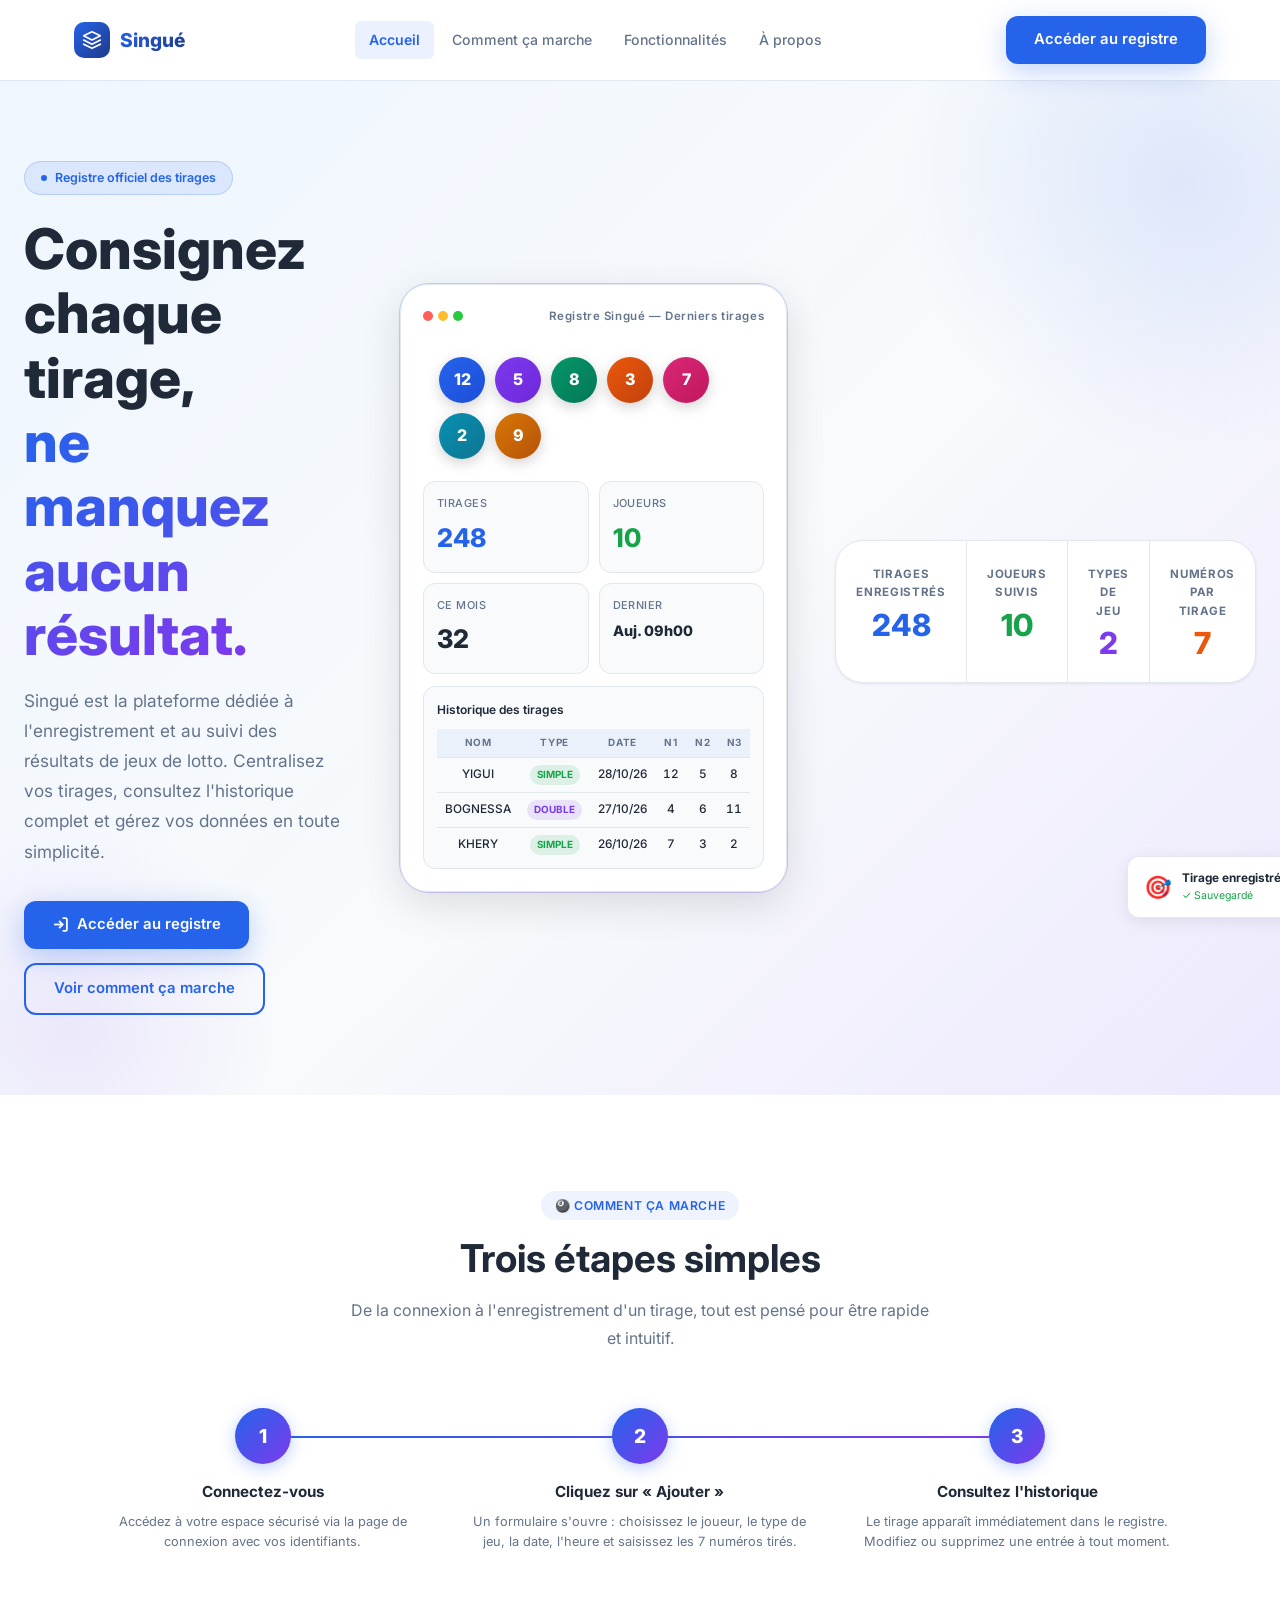
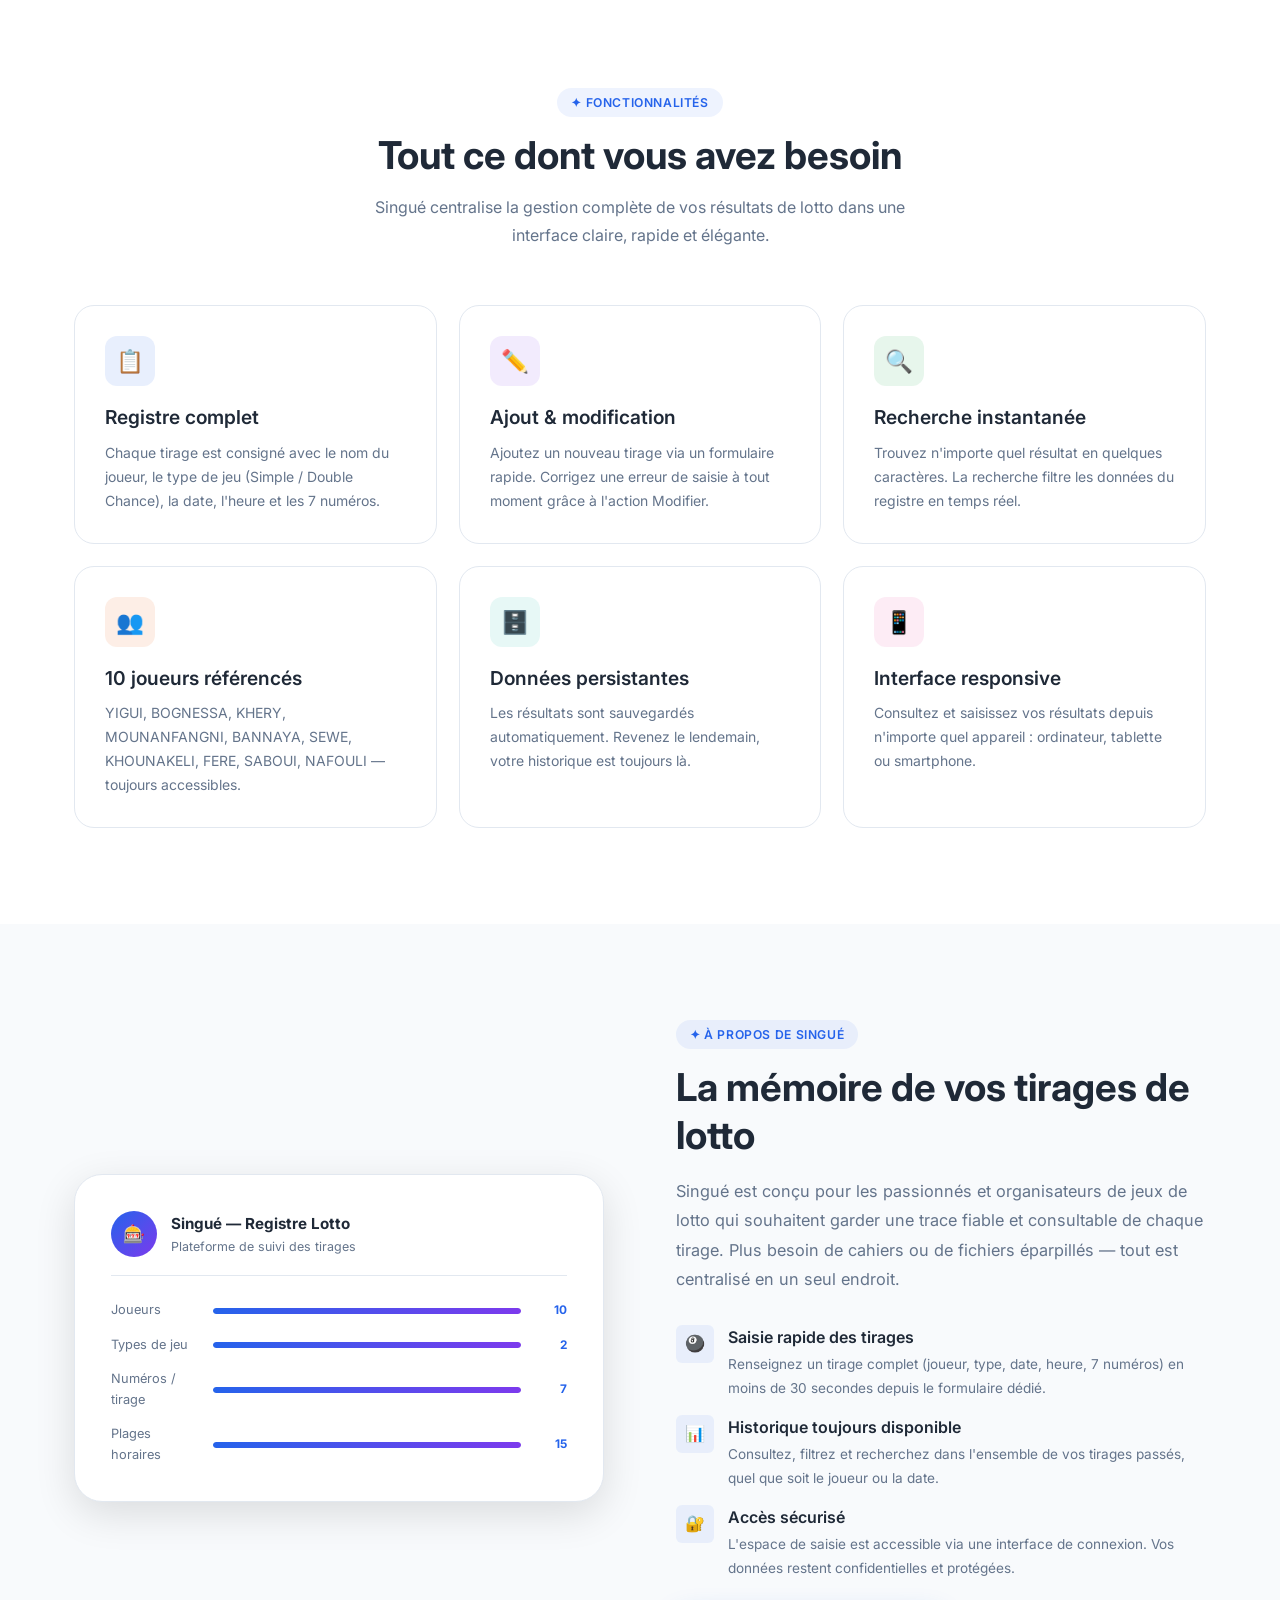
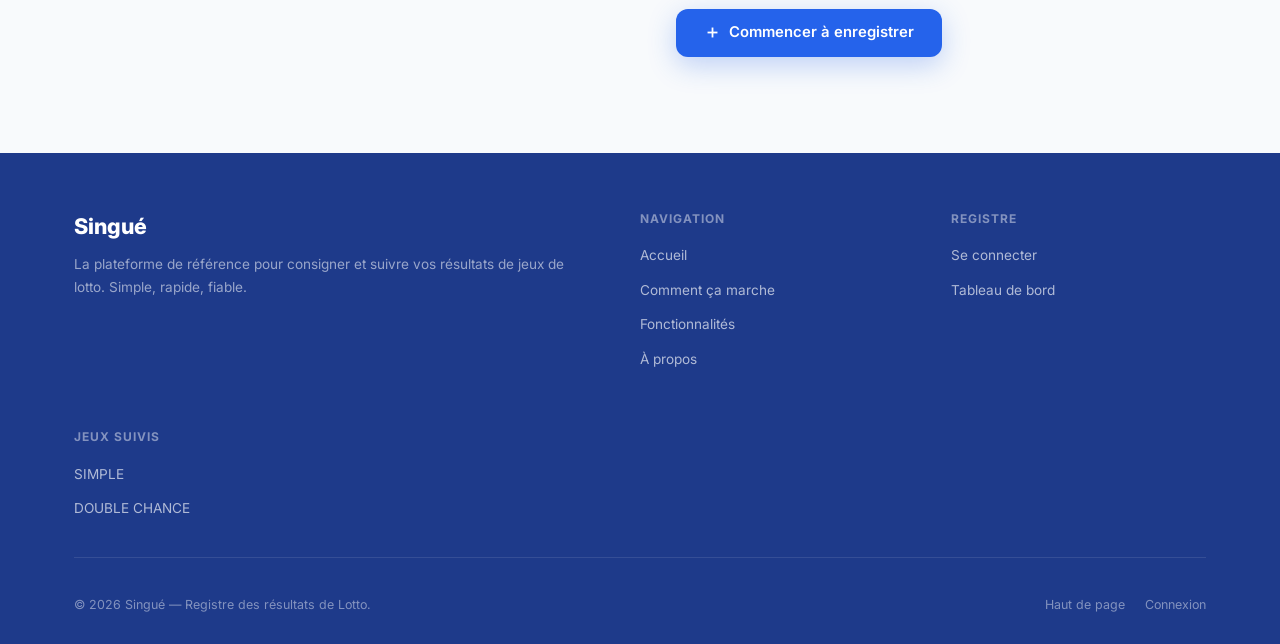
<file: index.html>
<!DOCTYPE html>
<html lang="fr">
<head>
  <meta charset="UTF-8" />
  <meta name="viewport" content="width=device-width, initial-scale=1.0" />
  <meta name="description" content="Singué — La plateforme de référence pour consigner, suivre et analyser vos résultats de jeux de lotto en toute simplicité." />
  <title>Singué — Registre des résultats de Lotto</title>
  <link rel="preconnect" href="https://fonts.googleapis.com" />
  <link rel="preconnect" href="https://fonts.gstatic.com" crossorigin />
  <link href="https://fonts.googleapis.com/css2?family=Inter:wght@400;500;600;700;800&display=swap" rel="stylesheet" />
  <link rel="stylesheet" href="css/style.css" />
  <style>
    /* ── Lotto-specific tweaks on top of style.css ── */

    /* Animated counter */
    .counter-num {
      font-size: 2.4rem;
      font-weight: 800;
      background: linear-gradient(135deg, var(--color-primary), #7C3AED);
      -webkit-background-clip: text;
      -webkit-text-fill-color: transparent;
      background-clip: text;
      font-variant-numeric: tabular-nums;
    }

    /* Ball decoration in hero */
    .lotto-balls {
      display: flex;
      gap: 10px;
      margin-bottom: 22px;
      flex-wrap: wrap;
    }
    .lotto-ball {
      width: 46px;
      height: 46px;
      border-radius: 50%;
      display: flex;
      align-items: center;
      justify-content: center;
      font-weight: 800;
      font-size: 1rem;
      color: white;
      box-shadow: 0 4px 14px rgba(0,0,0,.18);
      animation: ballBounce 1.8s ease-in-out infinite alternate;
      flex-shrink: 0;
    }
    .lotto-ball:nth-child(1) { background: linear-gradient(135deg,#2563EB,#1D4ED8); animation-delay: 0s; }
    .lotto-ball:nth-child(2) { background: linear-gradient(135deg,#7C3AED,#6D28D9); animation-delay: .15s; }
    .lotto-ball:nth-child(3) { background: linear-gradient(135deg,#059669,#047857); animation-delay: .3s; }
    .lotto-ball:nth-child(4) { background: linear-gradient(135deg,#EA580C,#C2410C); animation-delay: .45s; }
    .lotto-ball:nth-child(5) { background: linear-gradient(135deg,#DB2777,#BE185D); animation-delay: .6s; }
    .lotto-ball:nth-child(6) { background: linear-gradient(135deg,#0891B2,#0E7490); animation-delay: .75s; }
    .lotto-ball:nth-child(7) { background: linear-gradient(135deg,#D97706,#B45309); animation-delay: .9s; }
    @keyframes ballBounce {
      from { transform: translateY(0px); }
      to   { transform: translateY(-8px); }
    }

    /* Preview table in hero */
    .dp-preview-table {
      width: 100%;
      border-collapse: collapse;
      font-size: .74rem;
      margin-top: 10px;
    }
    .dp-preview-table th {
      padding: 6px 8px;
      background: rgba(37,99,235,.06);
      color: var(--color-text-secondary);
      font-weight: 700;
      text-transform: uppercase;
      font-size: .62rem;
      letter-spacing: .06em;
      text-align: center;
    }
    .dp-preview-table td {
      padding: 7px 8px;
      border-top: 1px solid var(--color-border);
      color: var(--color-text);
      text-align: center;
      font-weight: 500;
    }
    .dp-preview-table tr:hover td { background: rgba(37,99,235,.04); }
    .dp-mini-badge {
      display: inline-block;
      padding: 2px 7px;
      border-radius: 100px;
      font-size: .62rem;
      font-weight: 700;
    }
    .dp-mini-badge.s { background: rgba(22,163,74,.12);  color: #16A34A; }
    .dp-mini-badge.d { background: rgba(124,58,237,.12); color: #7C3AED; }
    .dp-mini-num { font-variant-numeric: tabular-nums; font-weight: 700; }

    /* Stat strip */
    .stat-strip {
      display: flex;
      gap: 0;
      border: 1px solid var(--color-border);
      border-radius: var(--radius-xl);
      overflow: hidden;
      margin-top: 48px;
      background: var(--color-surface);
      box-shadow: var(--shadow-sm);
    }
    .stat-strip__item {
      flex: 1;
      padding: 24px 20px;
      text-align: center;
      border-right: 1px solid var(--color-border);
      transition: background var(--transition);
    }
    .stat-strip__item:last-child { border-right: none; }
    .stat-strip__item:hover { background: rgba(37,99,235,.03); }
    .stat-strip__label {
      font-size: .72rem;
      font-weight: 700;
      text-transform: uppercase;
      letter-spacing: .06em;
      color: var(--color-text-secondary);
      margin-bottom: 8px;
    }
    .stat-strip__val {
      font-size: 1.9rem;
      font-weight: 800;
      line-height: 1;
    }
    .stat-strip__val.blue   { color: var(--color-primary); }
    .stat-strip__val.green  { color: var(--color-success); }
    .stat-strip__val.purple { color: #7C3AED; }
    .stat-strip__val.orange { color: var(--color-warning); }

    /* How-it-works steps */
    .steps { display: flex; gap: 0; position: relative; }
    .steps::before {
      content: '';
      position: absolute;
      top: 28px;
      left: calc(16.6% + 28px);
      right: calc(16.6% + 28px);
      height: 2px;
      background: linear-gradient(90deg, var(--color-primary), #7C3AED);
      z-index: 0;
    }
    .step {
      flex: 1;
      text-align: center;
      padding: 0 16px;
      position: relative;
      z-index: 1;
    }
    .step__num {
      width: 56px; height: 56px;
      border-radius: 50%;
      background: linear-gradient(135deg, var(--color-primary), #7C3AED);
      color: white;
      font-weight: 800;
      font-size: 1.2rem;
      display: flex; align-items: center; justify-content: center;
      margin: 0 auto 16px;
      box-shadow: 0 4px 16px rgba(37,99,235,.3);
    }
    .step h4 { font-size: .95rem; font-weight: 700; margin-bottom: 8px; color: var(--color-text); }
    .step p  { font-size: .8rem; color: var(--color-text-secondary); line-height: 1.55; }

    @media (max-width: 768px) {
      .steps { flex-direction: column; gap: 24px; }
      .steps::before { display: none; }
      .stat-strip { flex-direction: column; }
      .stat-strip__item { border-right: none; border-bottom: 1px solid var(--color-border); }
      .stat-strip__item:last-child { border-bottom: none; }
      .lotto-balls { gap: 7px; }
      .lotto-ball { width: 38px; height: 38px; font-size: .85rem; }
    }
  </style>
</head>
<body>

  <!-- ============ NAVBAR ============ -->
  <header class="navbar" id="navbar">
    <div class="navbar__inner">
      <a href="index.html" class="navbar__logo" aria-label="Singué — Accueil">
        <span class="navbar__logo-icon">
          <svg viewBox="0 0 24 24" xmlns="http://www.w3.org/2000/svg">
            <path d="M12 2L2 7l10 5 10-5-10-5zM2 17l10 5 10-5M2 12l10 5 10-5" fill="none" stroke="white" stroke-width="2" stroke-linecap="round" stroke-linejoin="round"/>
          </svg>
        </span>
        <span class="navbar__logo-text">Singué</span>
      </a>

      <nav class="navbar__nav" id="nav-menu" aria-label="Navigation principale">
        <a href="#accueil"         class="navbar__link active" id="nav-accueil">Accueil</a>
        <a href="#fonctionnement"  class="navbar__link"        id="nav-how">Comment ça marche</a>
        <a href="#fonctionnalites" class="navbar__link"        id="nav-features">Fonctionnalités</a>
        <a href="#apropos"         class="navbar__link"        id="nav-about">À propos</a>
      </nav>

      <div class="navbar__actions">
        <a href="pages/connexion.html" class="btn btn-primary navbar__btn-login" id="btn-nav-login">Accéder au registre</a>
      </div>

      <button class="navbar__toggle" id="nav-toggle" aria-label="Ouvrir le menu" aria-expanded="false">
        <span></span><span></span><span></span>
      </button>
    </div>
  </header>

  <main>
    <!-- ============ HERO ============ -->
    <section class="hero" id="accueil" aria-labelledby="hero-title">
      <div class="container hero__inner">

        <div class="hero__content">
          <div class="hero__tag">
            <span class="hero__tag-dot"></span>
            Registre officiel des tirages
          </div>
          <h1 class="hero__title" id="hero-title">
            Consignez chaque tirage,<br/>
            <span class="highlight">ne manquez aucun résultat.</span>
          </h1>
          <p class="hero__description">
            Singué est la plateforme dédiée à l'enregistrement et au suivi des résultats de jeux de lotto. Centralisez vos tirages, consultez l'historique complet et gérez vos données en toute simplicité.
          </p>
          <div class="hero__actions">
            <a href="pages/connexion.html" class="btn btn-primary" id="btn-hero-login">
              <svg width="17" height="17" viewBox="0 0 24 24" fill="none" stroke="currentColor" stroke-width="2.5"><path d="M15 3h4a2 2 0 0 1 2 2v14a2 2 0 0 1-2 2h-4"/><polyline points="10 17 15 12 10 7"/><line x1="15" y1="12" x2="3" y2="12"/></svg>
              Accéder au registre
            </a>
            <a href="#fonctionnement" class="btn btn-outline" id="btn-hero-how">Voir comment ça marche</a>
          </div>
        </div>

        <!-- Dashboard Preview -->
        <div class="hero__visual" aria-hidden="true">
          <div class="dp-card">
            <div class="dp-bar-header">
              <div class="dp-dots">
                <span class="dp-dot"></span>
                <span class="dp-dot"></span>
                <span class="dp-dot"></span>
              </div>
              <span class="dp-label">Registre Singué — Derniers tirages</span>
            </div>

            <!-- Mini lotto balls -->
            <div style="padding: 14px 16px 0;">
              <div class="lotto-balls">
                <div class="lotto-ball">12</div>
                <div class="lotto-ball">5</div>
                <div class="lotto-ball">8</div>
                <div class="lotto-ball">3</div>
                <div class="lotto-ball">7</div>
                <div class="lotto-ball">2</div>
                <div class="lotto-ball">9</div>
              </div>
            </div>

            <!-- Mini stats -->
            <div class="dp-stats-grid">
              <div class="dp-stat">
                <div class="dp-stat-lbl">Tirages</div>
                <div class="dp-stat-val blue">248</div>
              </div>
              <div class="dp-stat">
                <div class="dp-stat-lbl">Joueurs</div>
                <div class="dp-stat-val green">10</div>
              </div>
              <div class="dp-stat">
                <div class="dp-stat-lbl">Ce mois</div>
                <div class="dp-stat-val">32</div>
              </div>
              <div class="dp-stat">
                <div class="dp-stat-lbl">Dernier</div>
                <div class="dp-stat-val" style="font-size:.9rem">Auj. 09h00</div>
              </div>
            </div>

            <!-- Mini data table -->
            <div class="dp-activity" style="padding-bottom: 6px;">
              <div class="dp-activity-title">Historique des tirages</div>
              <table class="dp-preview-table">
                <thead>
                  <tr>
                    <th>Nom</th>
                    <th>Type</th>
                    <th>Date</th>
                    <th>N1</th><th>N2</th><th>N3</th>
                  </tr>
                </thead>
                <tbody>
                  <tr>
                    <td>YIGUI</td>
                    <td><span class="dp-mini-badge s">SIMPLE</span></td>
                    <td>28/10/26</td>
                    <td class="dp-mini-num">12</td><td class="dp-mini-num">5</td><td class="dp-mini-num">8</td>
                  </tr>
                  <tr>
                    <td>BOGNESSA</td>
                    <td><span class="dp-mini-badge d">DOUBLE</span></td>
                    <td>27/10/26</td>
                    <td class="dp-mini-num">4</td><td class="dp-mini-num">6</td><td class="dp-mini-num">11</td>
                  </tr>
                  <tr>
                    <td>KHERY</td>
                    <td><span class="dp-mini-badge s">SIMPLE</span></td>
                    <td>26/10/26</td>
                    <td class="dp-mini-num">7</td><td class="dp-mini-num">3</td><td class="dp-mini-num">2</td>
                  </tr>
                </tbody>
              </table>
            </div>
          </div>
        </div>
      </div>

      <!-- Stat strip -->
      <div class="container">
        <div class="stat-strip">
          <div class="stat-strip__item">
            <div class="stat-strip__label">Tirages enregistrés</div>
            <div class="stat-strip__val blue" id="cnt-tirages">248</div>
          </div>
          <div class="stat-strip__item">
            <div class="stat-strip__label">Joueurs suivis</div>
            <div class="stat-strip__val green">10</div>
          </div>
          <div class="stat-strip__item">
            <div class="stat-strip__label">Types de jeu</div>
            <div class="stat-strip__val purple">2</div>
          </div>
          <div class="stat-strip__item">
            <div class="stat-strip__label">Numéros par tirage</div>
            <div class="stat-strip__val orange">7</div>
          </div>
        </div>
      </div>
    </section>

    <!-- ============ HOW IT WORKS ============ -->
    <section class="features" id="fonctionnement" aria-labelledby="how-title" style="padding-bottom: 40px;">
      <div class="container">
        <div class="section-header">
          <div class="section-badge">🎱 Comment ça marche</div>
          <h2 id="how-title">Trois étapes simples</h2>
          <p>De la connexion à l'enregistrement d'un tirage, tout est pensé pour être rapide et intuitif.</p>
        </div>

        <div class="steps">
          <div class="step">
            <div class="step__num">1</div>
            <h4>Connectez-vous</h4>
            <p>Accédez à votre espace sécurisé via la page de connexion avec vos identifiants.</p>
          </div>
          <div class="step">
            <div class="step__num">2</div>
            <h4>Cliquez sur « Ajouter »</h4>
            <p>Un formulaire s'ouvre : choisissez le joueur, le type de jeu, la date, l'heure et saisissez les 7 numéros tirés.</p>
          </div>
          <div class="step">
            <div class="step__num">3</div>
            <h4>Consultez l'historique</h4>
            <p>Le tirage apparaît immédiatement dans le registre. Modifiez ou supprimez une entrée à tout moment.</p>
          </div>
        </div>
      </div>
    </section>

    <!-- ============ FEATURES ============ -->
    <section class="features" id="fonctionnalites" aria-labelledby="features-title">
      <div class="container">
        <div class="section-header">
          <div class="section-badge">✦ Fonctionnalités</div>
          <h2 id="features-title">Tout ce dont vous avez besoin</h2>
          <p>Singué centralise la gestion complète de vos résultats de lotto dans une interface claire, rapide et élégante.</p>
        </div>

        <div class="features__grid">
          <div class="feat-card">
            <div class="feat-icon blue">📋</div>
            <h3>Registre complet</h3>
            <p>Chaque tirage est consigné avec le nom du joueur, le type de jeu (Simple / Double Chance), la date, l'heure et les 7 numéros.</p>
          </div>
          <div class="feat-card">
            <div class="feat-icon purple">✏️</div>
            <h3>Ajout & modification</h3>
            <p>Ajoutez un nouveau tirage via un formulaire rapide. Corrigez une erreur de saisie à tout moment grâce à l'action Modifier.</p>
          </div>
          <div class="feat-card">
            <div class="feat-icon green">🔍</div>
            <h3>Recherche instantanée</h3>
            <p>Trouvez n'importe quel résultat en quelques caractères. La recherche filtre les données du registre en temps réel.</p>
          </div>
          <div class="feat-card">
            <div class="feat-icon orange">👥</div>
            <h3>10 joueurs référencés</h3>
            <p>YIGUI, BOGNESSA, KHERY, MOUNANFANGNI, BANNAYA, SEWE, KHOUNAKELI, FERE, SABOUI, NAFOULI — toujours accessibles.</p>
          </div>
          <div class="feat-card">
            <div class="feat-icon teal">🗄️</div>
            <h3>Données persistantes</h3>
            <p>Les résultats sont sauvegardés automatiquement. Revenez le lendemain, votre historique est toujours là.</p>
          </div>
          <div class="feat-card">
            <div class="feat-icon pink">📱</div>
            <h3>Interface responsive</h3>
            <p>Consultez et saisissez vos résultats depuis n'importe quel appareil : ordinateur, tablette ou smartphone.</p>
          </div>
        </div>
      </div>
    </section>

    <!-- ============ ABOUT ============ -->
    <section class="about" id="apropos" aria-labelledby="about-title">
      <div class="container about__inner">

        <div class="about__visual">
          <div class="about__card">
            <div class="about__card-header">
              <div class="about__avatar">🎰</div>
              <div>
                <div class="about__card-title">Singué — Registre Lotto</div>
                <div class="about__card-sub">Plateforme de suivi des tirages</div>
              </div>
            </div>
            <div class="about__metrics">
              <div class="about__metric-row">
                <span class="about__metric-name">Joueurs</span>
                <div class="about__metric-bar"><div class="about__metric-fill" style="width:100%"></div></div>
                <span class="about__metric-pct">10</span>
              </div>
              <div class="about__metric-row">
                <span class="about__metric-name">Types de jeu</span>
                <div class="about__metric-bar"><div class="about__metric-fill" style="width:100%"></div></div>
                <span class="about__metric-pct">2</span>
              </div>
              <div class="about__metric-row">
                <span class="about__metric-name">Numéros / tirage</span>
                <div class="about__metric-bar"><div class="about__metric-fill" style="width:100%"></div></div>
                <span class="about__metric-pct">7</span>
              </div>
              <div class="about__metric-row">
                <span class="about__metric-name">Plages horaires</span>
                <div class="about__metric-bar"><div class="about__metric-fill" style="width:100%"></div></div>
                <span class="about__metric-pct">15</span>
              </div>
            </div>
          </div>
          <div class="about__float">
            <span class="about__float-icon">🎯</span>
            <div>
              <div class="about__float-label">Tirage enregistré</div>
              <div class="about__float-sub">✓ Sauvegardé</div>
            </div>
          </div>
        </div>

        <div class="about__content">
          <div class="section-badge">✦ À propos de Singué</div>
          <h2 id="about-title">La mémoire de vos tirages de lotto</h2>
          <p>
            Singué est conçu pour les passionnés et organisateurs de jeux de lotto qui souhaitent garder une trace fiable et consultable de chaque tirage. Plus besoin de cahiers ou de fichiers éparpillés — tout est centralisé en un seul endroit.
          </p>
          <div class="about__values">
            <div class="about__value">
              <div class="about__value-icon">🎱</div>
              <div>
                <h4>Saisie rapide des tirages</h4>
                <p>Renseignez un tirage complet (joueur, type, date, heure, 7 numéros) en moins de 30 secondes depuis le formulaire dédié.</p>
              </div>
            </div>
            <div class="about__value">
              <div class="about__value-icon">📊</div>
              <div>
                <h4>Historique toujours disponible</h4>
                <p>Consultez, filtrez et recherchez dans l'ensemble de vos tirages passés, quel que soit le joueur ou la date.</p>
              </div>
            </div>
            <div class="about__value">
              <div class="about__value-icon">🔐</div>
              <div>
                <h4>Accès sécurisé</h4>
                <p>L'espace de saisie est accessible via une interface de connexion. Vos données restent confidentielles et protégées.</p>
              </div>
            </div>
          </div>
          <div style="margin-top: 28px;">
            <a href="pages/connexion.html" class="btn btn-primary" id="btn-about-cta">
              <svg width="17" height="17" viewBox="0 0 24 24" fill="none" stroke="currentColor" stroke-width="2.5"><line x1="12" y1="5" x2="12" y2="19"/><line x1="5" y1="12" x2="19" y2="12"/></svg>
              Commencer à enregistrer
            </a>
          </div>
        </div>
      </div>
    </section>
  </main>

  <!-- ============ FOOTER ============ -->
  <footer class="footer" aria-label="Pied de page">
    <div class="container">
      <div class="footer__top">
        <div class="footer__brand">
          <div class="footer__logo-text">Singué</div>
          <p>La plateforme de référence pour consigner et suivre vos résultats de jeux de lotto. Simple, rapide, fiable.</p>
        </div>
        <div class="footer__col">
          <h5>Navigation</h5>
          <ul class="footer__links">
            <li><a href="#accueil">Accueil</a></li>
            <li><a href="#fonctionnement">Comment ça marche</a></li>
            <li><a href="#fonctionnalites">Fonctionnalités</a></li>
            <li><a href="#apropos">À propos</a></li>
          </ul>
        </div>
        <div class="footer__col">
          <h5>Registre</h5>
          <ul class="footer__links">
            <li><a href="pages/connexion.html">Se connecter</a></li>
            <li><a href="pages/dashboard.html">Tableau de bord</a></li>
          </ul>
        </div>
        <div class="footer__col">
          <h5>Jeux suivis</h5>
          <ul class="footer__links">
            <li><a href="#fonctionnalites">SIMPLE</a></li>
            <li><a href="#fonctionnalites">DOUBLE CHANCE</a></li>
          </ul>
        </div>
      </div>
      <div class="footer__bottom">
        <p class="footer__copy">© 2026 Singué — Registre des résultats de Lotto.</p>
        <div class="footer__bottom-links">
          <a href="#accueil">Haut de page</a>
          <a href="pages/connexion.html">Connexion</a>
        </div>
      </div>
    </div>
  </footer>

  <script>
    /* ── Navbar scroll ── */
    const toggle = document.getElementById('nav-toggle');
    const menu   = document.getElementById('nav-menu');
    const navbar = document.getElementById('navbar');

    toggle.addEventListener('click', () => {
      const open = menu.classList.toggle('open');
      toggle.setAttribute('aria-expanded', open);
    });

    window.addEventListener('scroll', () => {
      navbar.classList.toggle('scrolled', window.scrollY > 20);
    });

    /* ── Active nav link on scroll ── */
    const sections = document.querySelectorAll('section[id]');
    const navLinks = document.querySelectorAll('.navbar__link');
    window.addEventListener('scroll', () => {
      let current = '';
      sections.forEach(sec => {
        if (window.scrollY >= sec.offsetTop - 100) current = sec.id;
      });
      navLinks.forEach(link => {
        const href = link.getAttribute('href').replace('#','');
        link.classList.toggle('active', href === current);
      });
    });

    /* ── Animated counter ── */
    function animateCount(el, target, duration = 1400) {
      let start = 0;
      const step = target / (duration / 16);
      const timer = setInterval(() => {
        start += step;
        if (start >= target) { el.textContent = target; clearInterval(timer); return; }
        el.textContent = Math.floor(start);
      }, 16);
    }

    /* Trigger counter when strip enters viewport */
    const cntEl = document.getElementById('cnt-tirages');
    const observer = new IntersectionObserver((entries) => {
      entries.forEach(entry => {
        if (entry.isIntersecting) {
          animateCount(cntEl, 248);
          observer.disconnect();
        }
      });
    }, { threshold: 0.4 });
    observer.observe(cntEl);
  </script>
</body>
</html>
</file>
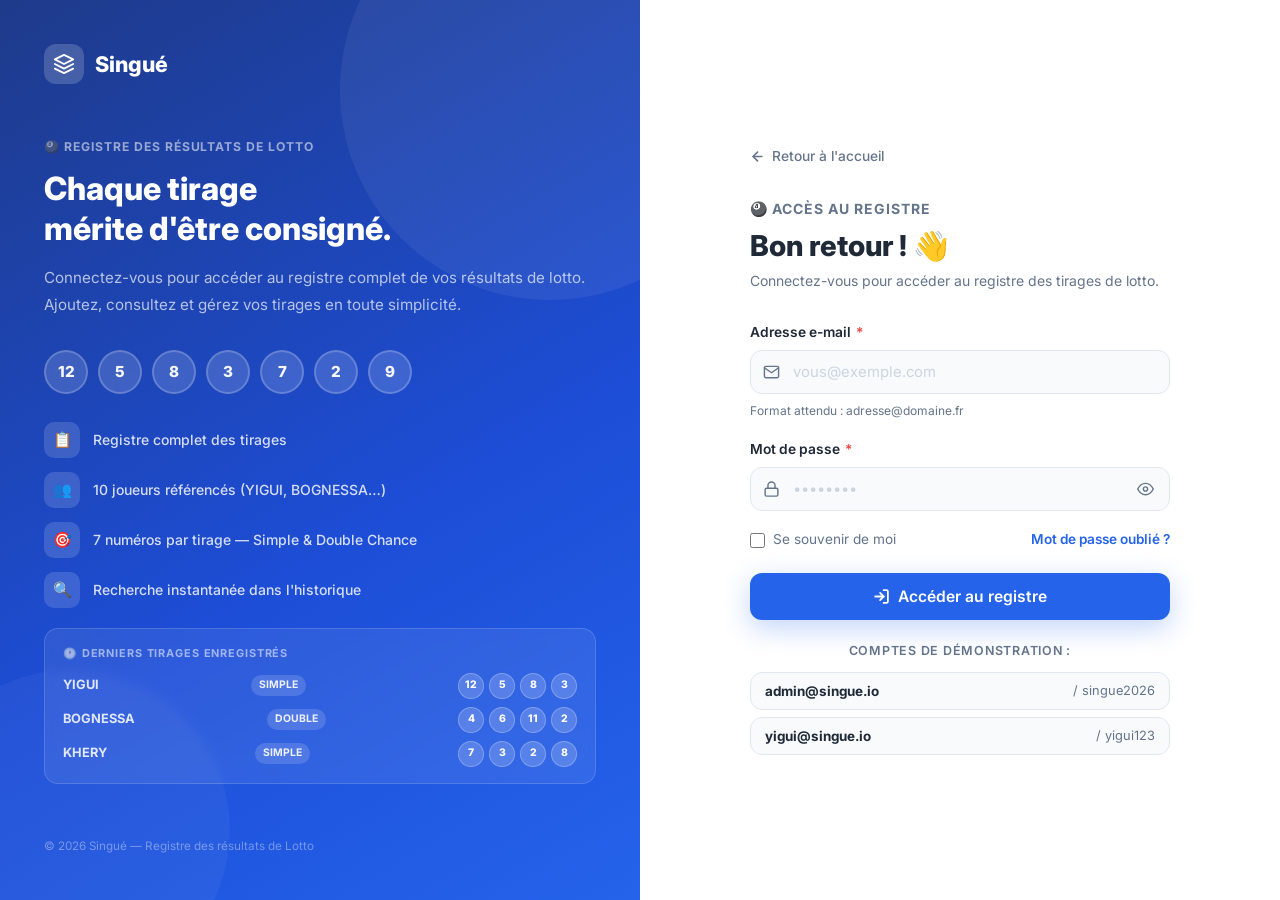
<file: pages/connexion.html>
<!DOCTYPE html>
<html lang="fr">
<head>
  <meta charset="UTF-8" />
  <meta name="viewport" content="width=device-width, initial-scale=1.0" />
  <meta name="description" content="Connexion à Singué — Accédez au registre des résultats de votre jeu de lotto." />
  <title>Connexion — Singué Lotto</title>
  <link rel="preconnect" href="https://fonts.googleapis.com" />
  <link rel="preconnect" href="https://fonts.gstatic.com" crossorigin />
  <link href="https://fonts.googleapis.com/css2?family=Inter:wght@400;500;600;700;800&display=swap" rel="stylesheet" />
  <link rel="stylesheet" href="../css/style.css" />
  <link rel="stylesheet" href="../css/auth.css" />
  <script src="../js/auth.js"></script>
  <style>
    /* ── Lotto balls on auth panel ── */
    .auth-balls {
      display: flex;
      gap: 10px;
      margin-bottom: 28px;
      flex-wrap: wrap;
    }
    .auth-ball {
      width: 44px;
      height: 44px;
      border-radius: 50%;
      display: flex;
      align-items: center;
      justify-content: center;
      font-weight: 800;
      font-size: .95rem;
      color: rgba(255,255,255,.95);
      background: rgba(255,255,255,.15);
      border: 2px solid rgba(255,255,255,.2);
      backdrop-filter: blur(4px);
      animation: authBallFloat 2.4s ease-in-out infinite alternate;
    }
    .auth-ball:nth-child(2) { animation-delay: .2s; }
    .auth-ball:nth-child(3) { animation-delay: .4s; }
    .auth-ball:nth-child(4) { animation-delay: .6s; }
    .auth-ball:nth-child(5) { animation-delay: .8s; }
    .auth-ball:nth-child(6) { animation-delay: 1s;  }
    .auth-ball:nth-child(7) { animation-delay: 1.2s; }
    @keyframes authBallFloat {
      from { transform: translateY(0px) scale(1); opacity: .8; }
      to   { transform: translateY(-7px) scale(1.06); opacity: 1; }
    }

    /* ── Last draw card ── */
    .auth-last-draw {
      background: rgba(255,255,255,.08);
      border: 1px solid rgba(255,255,255,.15);
      border-radius: 14px;
      padding: 16px 18px;
      margin-top: 20px;
      backdrop-filter: blur(6px);
    }
    .auth-last-draw__label {
      font-size: .68rem;
      font-weight: 700;
      text-transform: uppercase;
      letter-spacing: .08em;
      color: rgba(255,255,255,.55);
      margin-bottom: 10px;
    }
    .auth-last-draw__row {
      display: flex;
      align-items: center;
      justify-content: space-between;
      margin-bottom: 8px;
      font-size: .8rem;
      color: rgba(255,255,255,.85);
    }
    .auth-last-draw__row:last-child { margin-bottom: 0; }
    .auth-last-draw__name { font-weight: 700; }
    .auth-last-draw__balls {
      display: flex;
      gap: 5px;
    }
    .auth-mini-ball {
      width: 26px;
      height: 26px;
      border-radius: 50%;
      background: rgba(255,255,255,.18);
      border: 1.5px solid rgba(255,255,255,.25);
      display: flex;
      align-items: center;
      justify-content: center;
      font-size: .65rem;
      font-weight: 800;
      color: white;
    }
    .auth-last-draw__type {
      font-size: .65rem;
      font-weight: 700;
      padding: 2px 8px;
      border-radius: 100px;
      background: rgba(255,255,255,.15);
      color: rgba(255,255,255,.9);
    }
  </style>
</head>
<body class="page-auth">

  <div class="auth-layout">

    <!-- ============ PANNEAU GAUCHE (Branding Lotto) ============ -->
    <aside class="auth-panel" aria-label="Présentation Singué Lotto">
      <a href="../index.html" class="auth-panel__logo" aria-label="Singué — Retour à l'accueil">
        <span class="auth-panel__logo-icon">
          <svg viewBox="0 0 24 24" xmlns="http://www.w3.org/2000/svg">
            <path d="M12 2L2 7l10 5 10-5-10-5zM2 17l10 5 10-5M2 12l10 5 10-5" fill="none" stroke="white" stroke-width="2" stroke-linecap="round" stroke-linejoin="round"/>
          </svg>
        </span>
        <span class="auth-panel__logo-text">Singué</span>
      </a>

      <div class="auth-panel__body">
        <p class="auth-panel__eyebrow">🎱 Registre des résultats de Lotto</p>
        <h2 class="auth-panel__title">Chaque tirage<br/>mérite d'être consigné.</h2>
        <p class="auth-panel__desc">
          Connectez-vous pour accéder au registre complet de vos résultats de lotto. Ajoutez, consultez et gérez vos tirages en toute simplicité.
        </p>

        <!-- Boules animées -->
        <div class="auth-balls">
          <div class="auth-ball">12</div>
          <div class="auth-ball">5</div>
          <div class="auth-ball">8</div>
          <div class="auth-ball">3</div>
          <div class="auth-ball">7</div>
          <div class="auth-ball">2</div>
          <div class="auth-ball">9</div>
        </div>

        <div class="auth-panel__feats">
          <div class="auth-panel__feat">
            <span class="auth-panel__feat-icon">📋</span>
            <span class="auth-panel__feat-text">Registre complet des tirages</span>
          </div>
          <div class="auth-panel__feat">
            <span class="auth-panel__feat-icon">👥</span>
            <span class="auth-panel__feat-text">10 joueurs référencés (YIGUI, BOGNESSA…)</span>
          </div>
          <div class="auth-panel__feat">
            <span class="auth-panel__feat-icon">🎯</span>
            <span class="auth-panel__feat-text">7 numéros par tirage — Simple & Double Chance</span>
          </div>
          <div class="auth-panel__feat">
            <span class="auth-panel__feat-icon">🔍</span>
            <span class="auth-panel__feat-text">Recherche instantanée dans l'historique</span>
          </div>
        </div>

        <!-- Aperçu des derniers tirages -->
        <div class="auth-last-draw">
          <div class="auth-last-draw__label">🕐 Derniers tirages enregistrés</div>
          <div class="auth-last-draw__row">
            <span class="auth-last-draw__name">YIGUI</span>
            <span class="auth-last-draw__type">SIMPLE</span>
            <div class="auth-last-draw__balls">
              <div class="auth-mini-ball">12</div>
              <div class="auth-mini-ball">5</div>
              <div class="auth-mini-ball">8</div>
              <div class="auth-mini-ball">3</div>
            </div>
          </div>
          <div class="auth-last-draw__row">
            <span class="auth-last-draw__name">BOGNESSA</span>
            <span class="auth-last-draw__type">DOUBLE</span>
            <div class="auth-last-draw__balls">
              <div class="auth-mini-ball">4</div>
              <div class="auth-mini-ball">6</div>
              <div class="auth-mini-ball">11</div>
              <div class="auth-mini-ball">2</div>
            </div>
          </div>
          <div class="auth-last-draw__row">
            <span class="auth-last-draw__name">KHERY</span>
            <span class="auth-last-draw__type">SIMPLE</span>
            <div class="auth-last-draw__balls">
              <div class="auth-mini-ball">7</div>
              <div class="auth-mini-ball">3</div>
              <div class="auth-mini-ball">2</div>
              <div class="auth-mini-ball">8</div>
            </div>
          </div>
        </div>
      </div>

      <p class="auth-panel__footer">© 2026 Singué — Registre des résultats de Lotto</p>
    </aside>

    <!-- ============ PANNEAU DROIT (Formulaire) ============ -->
    <main class="auth-form-wrap" aria-label="Formulaire de connexion">
      <div class="auth-form-container">

        <a href="../index.html" class="auth-back" id="back-home">
          <svg viewBox="0 0 24 24" fill="none" stroke="currentColor" stroke-width="2.5" stroke-linecap="round">
            <line x1="19" y1="12" x2="5" y2="12"/><polyline points="12 19 5 12 12 5"/>
          </svg>
          Retour à l'accueil
        </a>

        <div class="auth-form-head">
          <p class="auth-form-head__tag">🎱 Accès au registre</p>
          <h1>Bon retour ! 👋</h1>
          <p>Connectez-vous pour accéder au registre des tirages de lotto.</p>
        </div>

        <form class="auth-form" id="login-form" novalidate>

          <!-- Email -->
          <div class="form-group">
            <label class="form-label" for="email">
              Adresse e-mail <span class="req" aria-label="Champ obligatoire">*</span>
            </label>
            <div class="form-input-wrap">
              <span class="form-icon" aria-hidden="true">
                <svg viewBox="0 0 24 24" fill="none" stroke="currentColor" stroke-width="2" stroke-linecap="round">
                  <path d="M4 4h16c1.1 0 2 .9 2 2v12c0 1.1-.9 2-2 2H4c-1.1 0-2-.9-2-2V6c0-1.1.9-2 2-2z"/><polyline points="22,6 12,13 2,6"/>
                </svg>
              </span>
              <input
                class="form-input"
                type="email"
                id="email"
                name="email"
                placeholder="vous@exemple.com"
                autocomplete="email"
                required
                aria-required="true"
                aria-describedby="email-hint"
              />
            </div>
            <span id="email-hint" style="font-size:.75rem;color:var(--color-text-secondary);">Format attendu : adresse@domaine.fr</span>
          </div>

          <!-- Password -->
          <div class="form-group">
            <label class="form-label" for="password">
              Mot de passe <span class="req" aria-label="Champ obligatoire">*</span>
            </label>
            <div class="form-input-wrap">
              <span class="form-icon" aria-hidden="true">
                <svg viewBox="0 0 24 24" fill="none" stroke="currentColor" stroke-width="2" stroke-linecap="round">
                  <rect x="3" y="11" width="18" height="11" rx="2" ry="2"/><path d="M7 11V7a5 5 0 0 1 10 0v4"/>
                </svg>
              </span>
              <input
                class="form-input"
                type="password"
                id="password"
                name="password"
                placeholder="••••••••"
                autocomplete="current-password"
                required
                aria-required="true"
              />
              <button type="button" class="form-toggle" id="toggle-password" aria-label="Afficher ou masquer le mot de passe">
                <svg id="eye-icon" viewBox="0 0 24 24" fill="none" stroke="currentColor" stroke-width="2" stroke-linecap="round">
                  <path d="M1 12s4-8 11-8 11 8 11 8-4 8-11 8-11-8-11-8z"/><circle cx="12" cy="12" r="3"/>
                </svg>
              </button>
            </div>
          </div>

          <!-- Remember me + Forgot -->
          <div class="form-row">
            <label class="form-check" for="remember">
              <input type="checkbox" id="remember" name="remember" />
              <span class="form-check-label">Se souvenir de moi</span>
            </label>
            <a href="#" class="form-link" id="forgot-password">Mot de passe oublié ?</a>
          </div>

          <!-- Submit -->
          <button type="submit" class="btn btn-primary btn-auth" id="btn-login-submit">
            <svg width="17" height="17" viewBox="0 0 24 24" fill="none" stroke="currentColor" stroke-width="2.5" stroke-linecap="round">
              <path d="M15 3h4a2 2 0 0 1 2 2v14a2 2 0 0 1-2 2h-4"/><polyline points="10 17 15 12 10 7"/><line x1="15" y1="12" x2="3" y2="12"/>
            </svg>
            Accéder au registre
          </button>

          <div class="auth-error" id="auth-error" role="alert" aria-live="polite" style="display:none;">
            <svg viewBox="0 0 24 24" fill="none" stroke="currentColor" stroke-width="2.5" stroke-linecap="round" width="17" height="17"><circle cx="12" cy="12" r="10"/><line x1="12" y1="8" x2="12" y2="12"/><line x1="12" y1="16" x2="12.01" y2="16"/></svg>
            <span id="auth-error-msg">Identifiants incorrects.</span>
          </div>
        </form>

        <div class="auth-demo">
          <p>Comptes de démonstration :</p>
          <div class="auth-demo-accounts" id="auth-demo-accounts">
            <button type="button" class="demo-account-btn" data-email="admin@singue.io" data-password="singue2026">
              <strong>admin@singue.io</strong> <span>/ singue2026</span>
            </button>
            <button type="button" class="demo-account-btn" data-email="yigui@singue.io" data-password="yigui123">
              <strong>yigui@singue.io</strong> <span>/ yigui123</span>
            </button>
          </div>
        </div>

      </div>
    </main>
  </div>

  <script>
    /* ── Rediriger si déjà connecté ── */
    AUTH.redirectIfAuthenticated('dashboard.html');

    /* ── Toggle visibilité mot de passe ── */
    const toggleBtn = document.getElementById('toggle-password');
    const pwdInput  = document.getElementById('password');
    const eyeIcon   = document.getElementById('eye-icon');

    toggleBtn.addEventListener('click', () => {
      const isPassword = pwdInput.type === 'password';
      pwdInput.type    = isPassword ? 'text' : 'password';
      eyeIcon.innerHTML = isPassword
        ? '<path d="M17.94 17.94A10.07 10.07 0 0 1 12 20c-7 0-11-8-11-8a18.45 18.45 0 0 1 5.06-5.94M9.9 4.24A9.12 9.12 0 0 1 12 4c7 0 11 8 11 8a18.5 18.5 0 0 1-2.16 3.19m-6.72-1.07a3 3 0 1 1-4.24-4.24"/><line x1="1" y1="1" x2="23" y2="23"/>'
        : '<path d="M1 12s4-8 11-8 11 8 11 8-4 8-11 8-11-8-11-8z"/><circle cx="12" cy="12" r="3"/>';
    });

    /* ── Soumission du formulaire ── */
    const loginForm  = document.getElementById('login-form');
    const errorBox   = document.getElementById('auth-error');
    const errorMsg   = document.getElementById('auth-error-msg');
    const submitBtn  = document.getElementById('btn-login-submit');

    loginForm.addEventListener('submit', (e) => {
      e.preventDefault();
      errorBox.style.display = 'none';

      const email    = document.getElementById('email').value;
      const password = document.getElementById('password').value;
      const remember = document.getElementById('remember').checked;

      /* Validation minimale côté client */
      if (!email || !password) {
        errorMsg.textContent = 'Veuillez renseigner votre email et votre mot de passe.';
        errorBox.style.display = 'flex';
        return;
      }

      /* Animation bouton pendant la vérification */
      submitBtn.disabled = true;
      submitBtn.innerHTML = `
        <svg class="spin" viewBox="0 0 24 24" fill="none" stroke="currentColor" stroke-width="2.5" stroke-linecap="round" width="17" height="17">
          <path d="M21 12a9 9 0 1 1-6.219-8.56"/>
        </svg>
        Vérification…`;

      /* Simulation légère d'un appel réseau (200ms) puis vérification */
      setTimeout(() => {
        const result = AUTH.login(email, password, remember);

        if (result.ok) {
          /* Succès : animation verte puis redirection */
          submitBtn.innerHTML = `
            <svg viewBox="0 0 24 24" fill="none" stroke="currentColor" stroke-width="2.5" stroke-linecap="round" width="17" height="17"><polyline points="20 6 9 17 4 12"/></svg>
            Connexion réussie !`;
          submitBtn.style.background = 'linear-gradient(135deg, #10b981, #059669)';
          setTimeout(() => {
            window.location.href = 'dashboard.html';
          }, 600);
        } else {
          /* Échec : afficher l'erreur et réactiver le bouton */
          errorMsg.textContent = result.error;
          errorBox.style.display = 'flex';
          submitBtn.disabled = false;
          submitBtn.innerHTML = `
            <svg viewBox="0 0 24 24" fill="none" stroke="currentColor" stroke-width="2.5" stroke-linecap="round" width="17" height="17">
              <path d="M15 3h4a2 2 0 0 1 2 2v14a2 2 0 0 1-2 2h-4"/><polyline points="10 17 15 12 10 7"/><line x1="15" y1="12" x2="3" y2="12"/>
            </svg>
            Accéder au registre`;
          /* Shake sur les champs */
          loginForm.classList.add('shake');
          setTimeout(() => loginForm.classList.remove('shake'), 500);
          document.getElementById('email').focus();
        }
      }, 350);
    });

    /* ── Remplissage rapide des comptes démo ── */
    document.querySelectorAll('.demo-account-btn').forEach(btn => {
      btn.addEventListener('click', () => {
        document.getElementById('email').value    = btn.dataset.email;
        document.getElementById('password').value = btn.dataset.password;
        errorBox.style.display = 'none';
        document.getElementById('btn-login-submit').focus();
      });
    });
  </script>
</body>
</html>
</file>
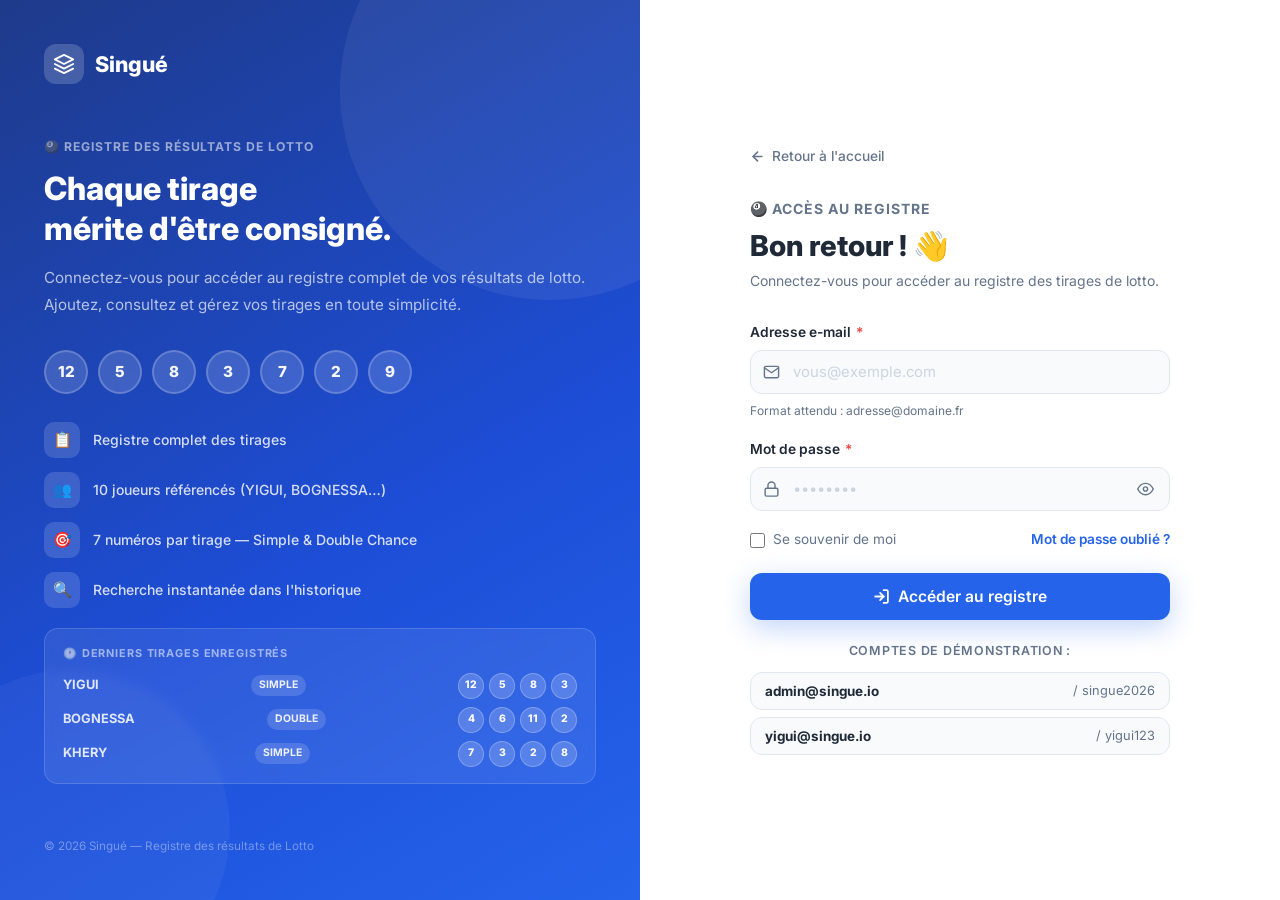
<file: pages/dashboard.html>
<!DOCTYPE html>
<html lang="fr">
<head>
  <meta charset="UTF-8" />
  <meta name="viewport" content="width=device-width, initial-scale=1.0" />
  <meta name="description" content="Tableau de bord Singué — Registre des données." />
  <title>Tableau de bord — Singué</title>
  <link rel="preconnect" href="https://fonts.googleapis.com" />
  <link rel="preconnect" href="https://fonts.gstatic.com" crossorigin />
  <link href="https://fonts.googleapis.com/css2?family=Inter:wght@400;500;600;700;800&display=swap" rel="stylesheet" />
  <link rel="stylesheet" href="../css/style.css" />
  <link rel="stylesheet" href="../css/dashboard.css" />
  <script src="../js/auth.js"></script>
</head>
<body class="page-dashboard">

  <!-- ============ SIDEBAR ============ -->
  <aside class="sidebar" id="sidebar" aria-label="Navigation du tableau de bord">

    <div class="sidebar__header">
      <a href="../index.html" class="sidebar__logo" id="sidebar-logo" aria-label="Singué — Accueil">
        <span class="sidebar__logo-icon">
          <svg viewBox="0 0 24 24" fill="none" stroke="white" stroke-width="2" stroke-linecap="round" stroke-linejoin="round">
            <path d="M12 2L2 7l10 5 10-5-10-5zM2 17l10 5 10-5M2 12l10 5 10-5"/>
          </svg>
        </span>
        <span class="sidebar__logo-text">Singué</span>
      </a>
    </div>

    <nav class="sidebar__nav" aria-label="Menu principal">
      <span class="sidebar__section">Principal</span>

      <a href="dashboard.html" class="sidebar__link active" id="nav-dashboard" aria-current="page">
        <span class="sidebar__link-icon">
          <svg viewBox="0 0 24 24" fill="none" stroke="currentColor" stroke-width="2" stroke-linecap="round">
            <rect x="3" y="3" width="7" height="7"/><rect x="14" y="3" width="7" height="7"/>
            <rect x="14" y="14" width="7" height="7"/><rect x="3" y="14" width="7" height="7"/>
          </svg>
        </span>
        Tableau de bord
      </a>

      <a href="#profil" class="sidebar__link" id="nav-profil">
        <span class="sidebar__link-icon">
          <svg viewBox="0 0 24 24" fill="none" stroke="currentColor" stroke-width="2" stroke-linecap="round">
            <path d="M20 21v-2a4 4 0 0 0-4-4H8a4 4 0 0 0-4 4v2"/><circle cx="12" cy="7" r="4"/>
          </svg>
        </span>
        Mon profil
      </a>

      <span class="sidebar__section">Gestion</span>

      <a href="#" class="sidebar__link" id="nav-parametres">
        <span class="sidebar__link-icon">
          <svg viewBox="0 0 24 24" fill="none" stroke="currentColor" stroke-width="2" stroke-linecap="round">
            <circle cx="12" cy="12" r="3"/>
            <path d="M19.4 15a1.65 1.65 0 0 0 .33 1.82l.06.06a2 2 0 0 1-2.83 2.83l-.06-.06a1.65 1.65 0 0 0-1.82-.33 1.65 1.65 0 0 0-1 1.51V21a2 2 0 0 1-4 0v-.09A1.65 1.65 0 0 0 9 19.4a1.65 1.65 0 0 0-1.82.33l-.06.06a2 2 0 0 1-2.83-2.83l.06-.06A1.65 1.65 0 0 0 4.68 15a1.65 1.65 0 0 0-1.51-1H3a2 2 0 0 1 0-4h.09A1.65 1.65 0 0 0 4.6 9a1.65 1.65 0 0 0-.33-1.82l-.06-.06a2 2 0 0 1 2.83-2.83l.06.06A1.65 1.65 0 0 0 9 4.68a1.65 1.65 0 0 0 1-1.51V3a2 2 0 0 1 4 0v.09a1.65 1.65 0 0 0 1 1.51 1.65 1.65 0 0 0 1.82-.33l.06-.06a2 2 0 0 1 2.83 2.83l-.06.06A1.65 1.65 0 0 0 19.4 9a1.65 1.65 0 0 0 1.51 1H21a2 2 0 0 1 0 4h-.09a1.65 1.65 0 0 0-1.51 1z"/>
          </svg>
        </span>
        Paramètres
      </a>

      <a href="#" class="sidebar__link" id="nav-aide">
        <span class="sidebar__link-icon">
          <svg viewBox="0 0 24 24" fill="none" stroke="currentColor" stroke-width="2" stroke-linecap="round">
            <circle cx="12" cy="12" r="10"/><path d="M9.09 9a3 3 0 0 1 5.83 1c0 2-3 3-3 3"/>
            <line x1="12" y1="17" x2="12.01" y2="17"/>
          </svg>
        </span>
        Aide
        <span class="sidebar__badge">3</span>
      </a>
    </nav>

      <div class="sidebar__footer">
      <div class="sidebar__user" id="sidebar-user">
        <div class="sidebar__avatar" id="sidebar-avatar" aria-hidden="true">?</div>
        <div>
          <div class="sidebar__user-name" id="sidebar-user-name">—</div>
          <div class="sidebar__user-email" id="sidebar-user-email">—</div>
        </div>
      </div>
      <button type="button" class="sidebar__logout" id="btn-logout">
        <svg viewBox="0 0 24 24" fill="none" stroke="currentColor" stroke-width="2" stroke-linecap="round">
          <path d="M9 21H5a2 2 0 0 1-2-2V5a2 2 0 0 1 2-2h4"/>
          <polyline points="16 17 21 12 16 7"/><line x1="21" y1="12" x2="9" y2="12"/>
        </svg>
        Déconnexion
      </button>
    </div>
  </aside>

  <!-- ============ MAIN ============ -->
  <div class="dash-main">

    <header class="dash-topbar" aria-label="En-tête du tableau de bord">
      <div class="dash-topbar__left">
        <button class="sidebar-btn" id="sidebar-toggle" aria-label="Ouvrir le menu latéral" aria-expanded="false">
          <svg viewBox="0 0 24 24" fill="none" stroke="currentColor" stroke-width="2" stroke-linecap="round">
            <line x1="3" y1="12" x2="21" y2="12"/><line x1="3" y1="6" x2="21" y2="6"/><line x1="3" y1="18" x2="21" y2="18"/>
          </svg>
        </button>
        <div class="dash-topbar__title">
          <h1>Tableau de bord</h1>
          <p id="topbar-date">—</p>
        </div>
      </div>
      <div class="dash-topbar__right">
        <button class="topbar-btn" aria-label="Rechercher" title="Recherche">
          <svg viewBox="0 0 24 24" fill="none" stroke="currentColor" stroke-width="2" stroke-linecap="round">
            <circle cx="11" cy="11" r="8"/><line x1="21" y1="21" x2="16.65" y2="16.65"/>
          </svg>
        </button>
        <button class="topbar-btn" aria-label="Notifications" title="Notifications" id="btn-notifications">
          <svg viewBox="0 0 24 24" fill="none" stroke="currentColor" stroke-width="2" stroke-linecap="round">
            <path d="M18 8A6 6 0 0 0 6 8c0 7-3 9-3 9h18s-3-2-3-9"/>
            <path d="M13.73 21a2 2 0 0 1-3.46 0"/>
          </svg>
          <span class="notif-dot" aria-hidden="true"></span>
        </button>
        <div class="topbar-avatar" role="img" id="topbar-avatar" aria-label="Avatar utilisateur">?</div>
      </div>
    </header>

    <main class="dash-content" aria-label="Contenu du tableau de bord">

      <!-- ============ MAIN DATA TABLE ============ -->
      <section class="data-section" aria-labelledby="data-table-title">
        <div class="data-section__header">
          <div class="data-section__title-group">
            <h2 class="data-section__title" id="data-table-title">📋 Registre des données</h2>
            <p class="data-section__sub">Consultez vos entrées — cliquez sur <strong>Ajouter</strong> pour enregistrer une nouvelle ligne</p>
          </div>
          <div class="data-section__actions">
            <input type="text" id="table-search" class="table-search" placeholder="🔍 Rechercher..." aria-label="Rechercher dans le tableau" />
            <button class="table-btn table-btn--primary" id="btn-add-row" title="Ajouter un enregistrement">
              <svg viewBox="0 0 24 24" fill="none" stroke="currentColor" stroke-width="2.5" stroke-linecap="round"><line x1="12" y1="5" x2="12" y2="19"/><line x1="5" y1="12" x2="19" y2="12"/></svg>
              Ajouter
            </button>
          </div>
        </div>

        <div class="data-table-wrap">
          <table class="data-table" id="main-data-table" aria-label="Tableau de données principal">
            <thead>
              <tr>
                <th scope="col" class="col-num">#</th>
                <th scope="col" class="col-nom">Nom</th>
                <th scope="col" class="col-type">Type</th>
                <th scope="col" class="col-date">Date</th>
                <th scope="col" class="col-heure">Heure</th>
                <th scope="col" class="col-n">N1</th>
                <th scope="col" class="col-n">N2</th>
                <th scope="col" class="col-n">N3</th>
                <th scope="col" class="col-n">N4</th>
                <th scope="col" class="col-n">N5</th>
                <th scope="col" class="col-n">N6</th>
                <th scope="col" class="col-n">N7</th>
                <th scope="col" class="col-actions">Actions</th>
              </tr>
            </thead>
            <tbody id="data-table-body">
              <!-- Rempli dynamiquement -->
            </tbody>
          </table>
          <div class="data-table__empty" id="data-table-empty" style="display:none;">
            <span>📂</span>
            <p>Aucune entrée pour le moment. Cliquez sur <strong>Ajouter</strong> pour commencer.</p>
          </div>
        </div>

        <div class="data-table__footer" id="data-table-footer">
          <span id="row-count">0 entrée(s)</span>
          <span class="data-table__footer-hint">Faites défiler horizontalement si nécessaire →</span>
        </div>
      </section>

    </main>
  </div>

  <!-- ============ OVERLAY ============ -->
  <div class="drawer-overlay" id="drawer-overlay" aria-hidden="true"></div>

  <!-- ============ DRAWER FORMULAIRE ============ -->
  <aside class="add-drawer" id="add-drawer" role="dialog" aria-modal="true" aria-labelledby="drawer-title" aria-hidden="true">
    <div class="add-drawer__header">
      <div>
        <h3 class="add-drawer__title" id="drawer-title">Nouvel enregistrement</h3>
        <p class="add-drawer__sub" id="drawer-sub">Remplissez les champs puis validez</p>
      </div>
      <button class="add-drawer__close" id="btn-close-drawer" aria-label="Fermer le formulaire">
        <svg viewBox="0 0 24 24" fill="none" stroke="currentColor" stroke-width="2.5" stroke-linecap="round">
          <line x1="18" y1="6" x2="6" y2="18"/><line x1="6" y1="6" x2="18" y2="18"/>
        </svg>
      </button>
    </div>

    <form class="add-drawer__form" id="add-form" novalidate>

      <!-- Nom -->
      <div class="form-group">
        <label class="form-label" for="f-nom">Nom <span class="form-required">*</span></label>
        <select class="form-control" id="f-nom" name="nom" required>
          <option value="" disabled selected>— Choisir un nom —</option>
          <option>YIGUI</option>
          <option>BOGNESSA</option>
          <option>KHERY</option>
          <option>MOUNANFANGNI</option>
          <option>BANNAYA</option>
          <option>SEWE</option>
          <option>KHOUNAKELI</option>
          <option>FERE</option>
          <option>SABOUI</option>
          <option>NAFOULI</option>
        </select>
      </div>

      <!-- Type -->
      <div class="form-group">
        <label class="form-label" for="f-type">Type <span class="form-required">*</span></label>
        <select class="form-control" id="f-type" name="type" required>
          <option value="" disabled selected>— Choisir un type —</option>
          <option>SIMPLE</option>
          <option>DOUBLE CHANCE</option>
        </select>
      </div>

      <!-- Date & Heure -->
      <div class="form-row">
        <div class="form-group">
          <label class="form-label" for="f-date">Date <span class="form-required">*</span></label>
          <input type="date" class="form-control" id="f-date" name="date" required />
        </div>
        <div class="form-group">
          <label class="form-label" for="f-heure">Heure <span class="form-required">*</span></label>
          <select class="form-control" id="f-heure" name="heure" required>
            <option value="" disabled selected>— Heure —</option>
            <option>08:00</option><option>09:00</option><option>10:00</option>
            <option>10:30</option><option>11:00</option><option>12:00</option>
            <option>13:00</option><option>14:00</option><option>15:00</option>
            <option>15:30</option><option>16:00</option><option>17:00</option>
            <option>18:00</option><option>19:00</option><option>20:00</option>
          </select>
        </div>
      </div>

      <!-- N1 → N4 -->
      <div class="form-row form-row--4">
        <div class="form-group">
          <label class="form-label" for="f-n1">N1</label>
          <input type="number" class="form-control form-control--num" id="f-n1" name="n1" min="0" step="any" placeholder="0" />
        </div>
        <div class="form-group">
          <label class="form-label" for="f-n2">N2</label>
          <input type="number" class="form-control form-control--num" id="f-n2" name="n2" min="0" step="any" placeholder="0" />
        </div>
        <div class="form-group">
          <label class="form-label" for="f-n3">N3</label>
          <input type="number" class="form-control form-control--num" id="f-n3" name="n3" min="0" step="any" placeholder="0" />
        </div>
        <div class="form-group">
          <label class="form-label" for="f-n4">N4</label>
          <input type="number" class="form-control form-control--num" id="f-n4" name="n4" min="0" step="any" placeholder="0" />
        </div>
      </div>

      <!-- N5 → N7 -->
      <div class="form-row form-row--4">
        <div class="form-group">
          <label class="form-label" for="f-n5">N5</label>
          <input type="number" class="form-control form-control--num" id="f-n5" name="n5" min="0" step="any" placeholder="0" />
        </div>
        <div class="form-group">
          <label class="form-label" for="f-n6">N6</label>
          <input type="number" class="form-control form-control--num" id="f-n6" name="n6" min="0" step="any" placeholder="0" />
        </div>
        <div class="form-group">
          <label class="form-label" for="f-n7">N7</label>
          <input type="number" class="form-control form-control--num" id="f-n7" name="n7" min="0" step="any" placeholder="0" />
        </div>
      </div>

      <div id="form-error" class="form-error" style="display:none;">
        ⚠️ Veuillez remplir tous les champs obligatoires.
      </div>

      <div class="add-drawer__footer">
        <button type="button" class="table-btn table-btn--ghost" id="btn-cancel-form">Annuler</button>
        <button type="submit" class="table-btn table-btn--primary" id="btn-submit-form">
          <svg viewBox="0 0 24 24" fill="none" stroke="currentColor" stroke-width="2.5" stroke-linecap="round"><polyline points="20 6 9 17 4 12"/></svg>
          Enregistrer
        </button>
      </div>
    </form>
  </aside>

  <script>
    /* ── Guard : rediriger si non connecté ── */
    const SESSION = AUTH.requireAuth('../pages/connexion.html');
    if (!SESSION) throw new Error('Accès non autorisé');

    /* ── Afficher les informations de l'utilisateur ── */
    document.getElementById('sidebar-avatar').textContent   = SESSION.avatar;
    document.getElementById('sidebar-user-name').textContent = SESSION.name;
    document.getElementById('sidebar-user-email').textContent = SESSION.email;
    document.getElementById('topbar-avatar').textContent     = SESSION.avatar;
    document.getElementById('topbar-avatar').setAttribute('aria-label', SESSION.name + ' — Avatar');

    /* ── Déconnexion ── */
    document.getElementById('btn-logout').addEventListener('click', () => {
      AUTH.logout('../pages/connexion.html');
    });

    /* ── Date dans la topbar ── */
    const d = new Date();
    document.getElementById('topbar-date').textContent = d.toLocaleDateString('fr-FR', { weekday:'long', day:'numeric', month:'long', year:'numeric' });

    /* ── Sidebar toggle ── */
    const sidebarToggle = document.getElementById('sidebar-toggle');
    const sidebar       = document.getElementById('sidebar');
    sidebarToggle.addEventListener('click', () => {
      const isOpen = sidebar.classList.toggle('open');
      sidebarToggle.setAttribute('aria-expanded', isOpen);
    });
    document.addEventListener('click', (e) => {
      if (window.innerWidth <= 768 && !sidebar.contains(e.target) && !sidebarToggle.contains(e.target)) {
        sidebar.classList.remove('open');
        sidebarToggle.setAttribute('aria-expanded', false);
      }
    });

    /* ── Options ── */
    const NOM_OPTIONS   = ['YIGUI','BOGNESSA','KHERY','MOUNANFANGNI','BANNAYA','SEWE','KHOUNAKELI','FERE','SABOUI','NAFOULI'];
    const TYPE_OPTIONS  = ['SIMPLE','DOUBLE CHANCE'];
    const HEURE_OPTIONS = ['08:00','09:00','10:00','10:30','11:00','12:00','13:00','14:00','15:00','15:30','16:00','17:00','18:00','19:00','20:00'];

    /* ── Persistance localStorage (simulation BDD) ── */
    const STORAGE_KEY = 'singue_registre';

    function getDB() {
      try { return JSON.parse(localStorage.getItem(STORAGE_KEY)) || []; }
      catch { return []; }
    }
    function saveDB(records) {
      localStorage.setItem(STORAGE_KEY, JSON.stringify(records));
    }

    /* ── Rendu du tableau (lecture seule) ── */
    function formatDate(val) {
      if (!val) return '—';
      const [y, m, dd] = val.split('-');
      return `${dd}/${m}/${y}`;
    }
    function typeBadge(type) {
      const cls = type === 'SIMPLE' ? 'badge--simple' : 'badge--double';
      return `<span class="type-badge ${cls}">${type}</span>`;
    }
    function renderTable() {
      const records = getDB();
      const tbody   = document.getElementById('data-table-body');
      tbody.innerHTML = '';

      const q = (document.getElementById('table-search').value || '').toLowerCase();

      let visible = 0;
      records.forEach((rec, idx) => {
        const text = Object.values(rec).join(' ').toLowerCase();
        if (q && !text.includes(q)) return;
        visible++;
        const tr = document.createElement('tr');
        tr.dataset.idx = idx;
        tr.style.animation = 'rowFadeIn .22s ease';
        tr.innerHTML = `
          <td class="td-num">${idx + 1}</td>
          <td><span class="cell-nom">${rec.nom || '—'}</span></td>
          <td>${typeBadge(rec.type || '')}</td>
          <td>${formatDate(rec.date)}</td>
          <td class="td-heure">${rec.heure || '—'}</td>
          <td class="td-n">${rec.n1 ?? '0'}</td>
          <td class="td-n">${rec.n2 ?? '0'}</td>
          <td class="td-n">${rec.n3 ?? '0'}</td>
          <td class="td-n">${rec.n4 ?? '0'}</td>
          <td class="td-n">${rec.n5 ?? '0'}</td>
          <td class="td-n">${rec.n6 ?? '0'}</td>
          <td class="td-n">${rec.n7 ?? '0'}</td>
          <td class="td-actions">
            <button class="row-edit-btn" data-idx="${idx}" title="Modifier">
              <svg viewBox="0 0 24 24" fill="none" stroke="currentColor" stroke-width="2.5" stroke-linecap="round"><path d="M11 4H4a2 2 0 0 0-2 2v14a2 2 0 0 0 2 2h14a2 2 0 0 0 2-2v-7"/><path d="M18.5 2.5a2.121 2.121 0 0 1 3 3L12 15l-4 1 1-4 9.5-9.5z"/></svg>
            </button>
            <button class="row-delete-btn" data-idx="${idx}" title="Supprimer">
              <svg viewBox="0 0 24 24" fill="none" stroke="currentColor" stroke-width="2.5" stroke-linecap="round"><polyline points="3 6 5 6 21 6"/><path d="M19 6l-1 14H6L5 6"/><path d="M9 6V4h6v2"/></svg>
            </button>
          </td>`;
        tbody.appendChild(tr);
      });

      document.getElementById('row-count').textContent = visible + ' entrée(s)';
      document.getElementById('data-table-empty').style.display = visible === 0 ? 'flex' : 'none';

      /* Boutons modifier */
      tbody.querySelectorAll('.row-edit-btn').forEach(btn => {
        btn.addEventListener('click', () => {
          const i   = parseInt(btn.dataset.idx, 10);
          const rec = getDB()[i];
          openDrawer('edit', i, rec);
        });
      });

      /* Boutons supprimer */
      tbody.querySelectorAll('.row-delete-btn').forEach(btn => {
        btn.addEventListener('click', () => {
          const i = parseInt(btn.dataset.idx, 10);
          if (!confirm('Supprimer cet enregistrement définitivement ?')) return;
          const recs = getDB();
          recs.splice(i, 1);
          saveDB(recs);
          renderTable();
        });
      });
    }

    /* ── Drawer (panneau formulaire) ── */
    const drawer  = document.getElementById('add-drawer');
    const overlay = document.getElementById('drawer-overlay');
    let editIndex = -1;   // -1 = mode ajout, ≥0 = mode édition

    function openDrawer(mode = 'add', idx = -1, rec = null) {
      editIndex = idx;
      const title = document.getElementById('drawer-title');
      const sub   = document.getElementById('drawer-sub');
      const btn   = document.getElementById('btn-submit-form');

      if (mode === 'edit' && rec) {
        title.textContent = 'Modifier l\'enregistrement';
        sub.textContent   = 'Modifiez les champs puis validez';
        btn.innerHTML     = `<svg viewBox="0 0 24 24" fill="none" stroke="currentColor" stroke-width="2.5" stroke-linecap="round"><polyline points="20 6 9 17 4 12"/></svg> Mettre à jour`;
        /* Pré-remplissage */
        document.getElementById('f-nom').value   = rec.nom   || '';
        document.getElementById('f-type').value  = rec.type  || '';
        document.getElementById('f-date').value  = rec.date  || '';
        document.getElementById('f-heure').value = rec.heure || '';
        ['n1','n2','n3','n4','n5','n6','n7'].forEach(k => {
          document.getElementById('f-' + k).value = rec[k] ?? '';
        });
      } else {
        title.textContent = 'Nouvel enregistrement';
        sub.textContent   = 'Remplissez les champs puis validez';
        btn.innerHTML     = `<svg viewBox="0 0 24 24" fill="none" stroke="currentColor" stroke-width="2.5" stroke-linecap="round"><polyline points="20 6 9 17 4 12"/></svg> Enregistrer`;
        document.getElementById('add-form').reset();
      }

      document.getElementById('form-error').style.display = 'none';
      drawer.classList.add('open');
      overlay.classList.add('open');
      drawer.setAttribute('aria-hidden', 'false');
      overlay.setAttribute('aria-hidden', 'false');
      document.body.style.overflow = 'hidden';
      document.getElementById('f-nom').focus();
    }

    function closeDrawer() {
      drawer.classList.remove('open');
      overlay.classList.remove('open');
      drawer.setAttribute('aria-hidden', 'true');
      overlay.setAttribute('aria-hidden', 'true');
      document.body.style.overflow = '';
      document.getElementById('add-form').reset();
      document.getElementById('form-error').style.display = 'none';
      editIndex = -1;
    }

    document.getElementById('btn-add-row').addEventListener('click', () => openDrawer('add'));
    document.getElementById('btn-close-drawer').addEventListener('click', closeDrawer);
    document.getElementById('btn-cancel-form').addEventListener('click', closeDrawer);
    overlay.addEventListener('click', closeDrawer);

    document.addEventListener('keydown', (e) => {
      if (e.key === 'Escape') closeDrawer();
    });

    /* ── Soumission du formulaire (ajout ou modification) ── */
    document.getElementById('add-form').addEventListener('submit', (e) => {
      e.preventDefault();
      const nom   = document.getElementById('f-nom').value;
      const type  = document.getElementById('f-type').value;
      const date  = document.getElementById('f-date').value;
      const heure = document.getElementById('f-heure').value;

      if (!nom || !type || !date || !heure) {
        document.getElementById('form-error').style.display = 'flex';
        return;
      }
      document.getElementById('form-error').style.display = 'none';

      const record = {
        nom,
        type,
        date,
        heure,
        n1: document.getElementById('f-n1').value || '0',
        n2: document.getElementById('f-n2').value || '0',
        n3: document.getElementById('f-n3').value || '0',
        n4: document.getElementById('f-n4').value || '0',
        n5: document.getElementById('f-n5').value || '0',
        n6: document.getElementById('f-n6').value || '0',
        n7: document.getElementById('f-n7').value || '0',
      };

      const recs = getDB();
      let highlightSelector;

      if (editIndex >= 0) {
        /* Mode édition : mise à jour de l'enregistrement */
        recs[editIndex] = record;
        saveDB(recs);
        closeDrawer();
        renderTable();
        highlightSelector = `#data-table-body tr[data-idx="${editIndex}"]`;
      } else {
        /* Mode ajout */
        recs.push(record);
        saveDB(recs);
        closeDrawer();
        renderTable();
        highlightSelector = '#data-table-body tr:last-child';
      }

      /* Feedback visuel : flash de la ligne concernée */
      const targetRow = document.querySelector(highlightSelector);
      if (targetRow) {
        targetRow.classList.add('row-highlight');
        setTimeout(() => targetRow.classList.remove('row-highlight'), 1400);
      }
    });

    /* ── Recherche ── */
    document.getElementById('table-search').addEventListener('input', renderTable);

    /* ── Init : charger les données de la BDD ── */
    (function init() {
      /* Si la BDD locale est vide, pré-charger les données d'exemple du schema SQL */
      if (getDB().length === 0) {
        const sample = [
          { nom:'YIGUI',        type:'SIMPLE',        date:'2026-10-28', heure:'09:00', n1:12, n2:5,  n3:8,  n4:3,  n5:7, n6:2, n7:9 },
          { nom:'BOGNESSA',     type:'DOUBLE CHANCE', date:'2026-10-27', heure:'10:00', n1:4,  n2:6,  n3:11, n4:2,  n5:9, n6:1, n7:5 },
          { nom:'KHERY',        type:'SIMPLE',        date:'2026-10-26', heure:'14:00', n1:7,  n2:3,  n3:2,  n4:8,  n5:4, n6:6, n7:1 },
          { nom:'MOUNANFANGNI', type:'DOUBLE CHANCE', date:'2026-10-25', heure:'11:00', n1:9,  n2:1,  n3:4,  n4:5,  n5:3, n6:8, n7:7 },
          { nom:'BANNAYA',      type:'SIMPLE',        date:'2026-10-24', heure:'15:00', n1:2,  n2:8,  n3:6,  n4:4,  n5:5, n6:3, n7:10},
          { nom:'SEWE',         type:'DOUBLE CHANCE', date:'2026-10-23', heure:'16:00', n1:6,  n2:4,  n3:3,  n4:7,  n5:1, n6:9, n7:2 },
          { nom:'KHOUNAKELI',   type:'SIMPLE',        date:'2026-10-22', heure:'08:00', n1:3,  n2:7,  n3:9,  n4:1,  n5:6, n6:4, n7:8 },
          { nom:'FERE',         type:'DOUBLE CHANCE', date:'2026-10-21', heure:'13:00', n1:8,  n2:2,  n3:5,  n4:9,  n5:2, n6:7, n7:3 },
          { nom:'SABOUI',       type:'SIMPLE',        date:'2026-10-20', heure:'10:30', n1:5,  n2:9,  n3:1,  n4:6,  n5:4, n6:3, n7:7 },
          { nom:'NAFOULI',      type:'DOUBLE CHANCE', date:'2026-10-19', heure:'15:30', n1:1,  n2:4,  n3:7,  n4:2,  n5:8, n6:5, n7:6 },
        ];
        saveDB(sample);
      }
      renderTable();
    })();
  </script>
</body>
</html>
</file>
<file: css/style.css>
﻿/* ============================================
   SINGUÉ â€” style.css
   Styles communs + Page d'accueil
   ============================================ */

/* --- Variables CSS (Design tokens) --- */
:root {
  --color-primary: #2563EB;
  --color-primary-dark: #1E40AF;
  --color-secondary: #1E3A8A;
  --color-bg: #F8FAFC;
  --color-surface: #FFFFFF;
  --color-text: #1F2937;
  --color-text-secondary: #64748B;
  --color-border: #E2E8F0;
  --color-success: #16A34A;
  --color-warning: #EA580C;

  --font-family: 'Inter', Arial, Helvetica, sans-serif;

  --radius-sm: 6px;
  --radius-md: 12px;
  --radius-lg: 20px;
  --radius-xl: 28px;

  --shadow-sm: 0 1px 3px rgba(0,0,0,.08);
  --shadow-md: 0 4px 16px rgba(0,0,0,.08);
  --shadow-lg: 0 12px 40px rgba(0,0,0,.12);
  --shadow-primary: 0 8px 28px rgba(37,99,235,.28);

  --transition: .22s ease;
  --transition-slow: .38s ease;
}

/* --- Reset --- */
*, *::before, *::after { box-sizing: border-box; margin: 0; padding: 0; }
html { scroll-behavior: smooth; font-size: 16px; }
body { font-family: var(--font-family); background: var(--color-bg); color: var(--color-text); line-height: 1.6; -webkit-font-smoothing: antialiased; }
img { max-width: 100%; height: auto; display: block; }
a { color: inherit; text-decoration: none; }
ul { list-style: none; }
button { font-family: var(--font-family); }

/* --- Typography --- */
h1 { font-size: clamp(2rem,5vw,3.5rem); font-weight: 800; line-height: 1.15; }
h2 { font-size: clamp(1.5rem,3.5vw,2.4rem); font-weight: 700; line-height: 1.25; }
h3 { font-size: 1.2rem; font-weight: 600; line-height: 1.4; }
h4 { font-size: 1rem; font-weight: 600; }
p  { color: var(--color-text-secondary); line-height: 1.75; }

/* --- Utility --- */
.container { max-width: 1180px; margin: 0 auto; padding: 0 24px; }

.btn {
  display: inline-flex;
  align-items: center;
  gap: 8px;
  padding: 12px 28px;
  border-radius: var(--radius-md);
  font-size: .93rem;
  font-weight: 600;
  cursor: pointer;
  border: none;
  transition: all var(--transition);
  text-decoration: none;
  white-space: nowrap;
}
.btn-primary { background: var(--color-primary); color: #fff; box-shadow: var(--shadow-primary); }
.btn-primary:hover { background: var(--color-primary-dark); transform: translateY(-2px); box-shadow: 0 14px 36px rgba(37,99,235,.38); }
.btn-primary:active { transform: translateY(0); }
.btn-outline { background: transparent; color: var(--color-primary); border: 2px solid var(--color-primary); }
.btn-outline:hover { background: var(--color-primary); color: #fff; transform: translateY(-2px); }

/* ============================================
   NAVBAR
   ============================================ */
.navbar {
  position: sticky; top: 0; z-index: 100;
  background: rgba(255,255,255,.93);
  backdrop-filter: blur(16px);
  border-bottom: 1px solid var(--color-border);
  transition: box-shadow var(--transition);
}
.navbar.scrolled { box-shadow: var(--shadow-md); }

.navbar__inner {
  display: flex; align-items: center; justify-content: space-between;
  padding: 16px 24px; max-width: 1180px; margin: 0 auto;
}

.navbar__logo {
  display: flex; align-items: center; gap: 10px;
  text-decoration: none; color: var(--color-text);
}
.navbar__logo-icon {
  width: 36px; height: 36px;
  background: linear-gradient(135deg, var(--color-primary), var(--color-secondary));
  border-radius: 10px; display: flex; align-items: center; justify-content: center;
}
.navbar__logo-icon svg { width: 20px; height: 20px; fill: white; }
.navbar__logo-text {
  font-size: 1.2rem; font-weight: 800;
  background: linear-gradient(135deg, var(--color-primary), var(--color-secondary));
  -webkit-background-clip: text; -webkit-text-fill-color: transparent; background-clip: text;
}

.navbar__nav { display: flex; align-items: center; gap: 4px; }
.navbar__link {
  padding: 8px 14px; border-radius: var(--radius-sm);
  font-size: .88rem; font-weight: 500; color: var(--color-text-secondary);
  transition: all var(--transition);
}
.navbar__link:hover { color: var(--color-primary); background: rgba(37,99,235,.06); }
.navbar__link.active { color: var(--color-primary); background: rgba(37,99,235,.09); font-weight: 600; }

.navbar__toggle {
  display: none; flex-direction: column; gap: 5px; justify-content: center;
  width: 36px; height: 36px; background: none; border: none; cursor: pointer;
  border-radius: var(--radius-sm); transition: background var(--transition);
}
.navbar__toggle:hover { background: rgba(37,99,235,.06); }
.navbar__toggle span { display: block; width: 22px; height: 2px; background: var(--color-text); border-radius: 2px; transition: all var(--transition); }

/* ============================================
   HERO
   ============================================ */
.hero {
  position: relative; min-height: calc(100vh - 70px); display: flex; align-items: center;
  overflow: hidden; background: linear-gradient(135deg, #EFF6FF 0%, #F8FAFC 55%, #EDE9FE 100%);
  padding: 80px 0;
}
.hero::before {
  content: ''; position: absolute; top: -180px; right: -180px;
  width: 560px; height: 560px;
  background: radial-gradient(circle, rgba(37,99,235,.12) 0%, transparent 70%);
  border-radius: 50%; animation: floatBlob 9s ease-in-out infinite;
}
.hero::after {
  content: ''; position: absolute; bottom: -140px; left: -140px;
  width: 420px; height: 420px;
  background: radial-gradient(circle, rgba(124,58,237,.09) 0%, transparent 70%);
  border-radius: 50%; animation: floatBlob 12s ease-in-out infinite reverse;
}
@keyframes floatBlob {
  0%,100% { transform: translateY(0) scale(1); }
  50% { transform: translateY(-28px) scale(1.04); }
}

.hero__inner {
  display: grid; grid-template-columns: 1fr 1fr;
  gap: 60px; align-items: center; position: relative; z-index: 1;
}
.hero__content { animation: slideLeft .8s ease both; }
@keyframes slideLeft { from { opacity:0; transform:translateX(-36px); } to { opacity:1; transform:translateX(0); } }

.hero__tag {
  display: inline-flex; align-items: center; gap: 8px;
  background: rgba(37,99,235,.1); color: var(--color-primary);
  padding: 6px 16px; border-radius: 100px;
  font-size: .78rem; font-weight: 600; margin-bottom: 22px;
  border: 1px solid rgba(37,99,235,.2);
}
.hero__tag-dot {
  width: 6px; height: 6px; background: var(--color-primary);
  border-radius: 50%; animation: pulseDot 2s ease infinite;
}
@keyframes pulseDot { 0%,100%{opacity:1;transform:scale(1);} 50%{opacity:.5;transform:scale(1.6);} }

.hero__title { margin-bottom: 18px; color: var(--color-text); }
.hero__title .highlight {
  background: linear-gradient(135deg, var(--color-primary), #7C3AED);
  -webkit-background-clip: text; -webkit-text-fill-color: transparent; background-clip: text;
}
.hero__description { font-size: 1.08rem; margin-bottom: 34px; max-width: 480px; }
.hero__actions { display: flex; gap: 14px; flex-wrap: wrap; }

.hero__visual { display: flex; justify-content: center; align-items: center; animation: slideRight .8s ease .2s both; }
@keyframes slideRight { from { opacity:0; transform:translateX(36px); } to { opacity:1; transform:translateX(0); } }

/* Dashboard Preview Card */
.dp-card {
  background: var(--color-surface); border-radius: var(--radius-xl); padding: 22px;
  box-shadow: var(--shadow-lg); width:100%; max-width: 440px;
  border: 1px solid var(--color-border); position: relative;
}
.dp-card::before {
  content:''; position: absolute; inset: -2px; border-radius: calc(var(--radius-xl) + 2px);
  background: linear-gradient(135deg, rgba(37,99,235,.25), rgba(124,58,237,.25)); z-index: -1;
}
.dp-bar-header { display: flex; align-items: center; justify-content: space-between; margin-bottom: 18px; }
.dp-dots { display: flex; gap: 5px; }
.dp-dot { width: 10px; height: 10px; border-radius: 50%; }
.dp-dot:nth-child(1) { background:#FE5F57; }
.dp-dot:nth-child(2) { background:#FEBC2E; }
.dp-dot:nth-child(3) { background:#28C840; }
.dp-label { font-size: .72rem; font-weight: 600; color: var(--color-text-secondary); letter-spacing:.05em; }

.dp-stats-grid { display: grid; grid-template-columns: 1fr 1fr; gap: 10px; margin-bottom: 12px; }
.dp-stat {
  background: var(--color-bg); border-radius: var(--radius-md); padding: 13px;
  border: 1px solid var(--color-border);
}
.dp-stat-lbl { font-size: .68rem; color: var(--color-text-secondary); font-weight:500; margin-bottom:5px; text-transform:uppercase; letter-spacing:.04em; }
.dp-stat-val { font-size: 1.6rem; font-weight: 800; color: var(--color-text); }
.dp-stat-val.blue { color: var(--color-primary); }
.dp-stat-val.green { color: var(--color-success); }

.dp-activity {
  background: var(--color-bg); border-radius: var(--radius-md); padding: 13px;
  border: 1px solid var(--color-border);
}
.dp-activity-title { font-size: .75rem; font-weight: 600; color: var(--color-text); margin-bottom: 10px; }
.dp-rows { display: flex; flex-direction: column; gap: 8px; }
.dp-row { display: flex; justify-content: space-between; align-items: center; }
.dp-row-name { font-size: .72rem; color: var(--color-text-secondary); }
.dp-row-bar { flex:1; height: 5px; background: var(--color-border); border-radius:100px; overflow:hidden; margin: 0 10px; }
.dp-row-fill { height:100%; border-radius:100px; background: linear-gradient(90deg,var(--color-primary),#7C3AED); animation: growBar 1.4s ease both; }
@keyframes growBar { from { width:0 !important; } }
.dp-row-pct { font-size: .68rem; font-weight:700; color: var(--color-primary); }

/* ============================================
   FEATURES
   ============================================ */
.features { padding: 96px 0; background: var(--color-surface); }
.section-header { text-align: center; max-width: 580px; margin: 0 auto 56px; }
.section-badge {
  display: inline-flex; align-items: center; gap: 6px;
  background: rgba(37,99,235,.08); color: var(--color-primary);
  padding: 5px 14px; border-radius: 100px;
  font-size: .76rem; font-weight: 600; letter-spacing:.05em; text-transform:uppercase; margin-bottom: 14px;
}
.section-header h2 { margin-bottom: 14px; }

.features__grid { display: grid; grid-template-columns: repeat(3,1fr); gap: 22px; }
.feat-card {
  background: var(--color-surface); border: 1px solid var(--color-border);
  border-radius: var(--radius-lg); padding: 30px;
  transition: all var(--transition-slow); position: relative; overflow: hidden;
}
.feat-card:hover { transform: translateY(-6px); box-shadow: var(--shadow-lg); border-color: rgba(37,99,235,.2); }
.feat-icon {
  width: 50px; height: 50px; border-radius: var(--radius-md);
  display: flex; align-items: center; justify-content: center;
  margin-bottom: 18px; font-size: 1.4rem;
}
.feat-icon.blue   { background:rgba(37,99,235,.1);  color:var(--color-primary); }
.feat-icon.purple { background:rgba(124,58,237,.1); color:#7C3AED; }
.feat-icon.green  { background:rgba(22,163,74,.1);  color:var(--color-success); }
.feat-icon.orange { background:rgba(234,88,12,.1);  color:var(--color-warning); }
.feat-icon.teal   { background:rgba(20,184,166,.1); color:#14B8A6; }
.feat-icon.pink   { background:rgba(236,72,153,.1); color:#EC4899; }
.feat-card h3 { margin-bottom: 10px; }
.feat-card p { font-size: .875rem; line-height: 1.7; }

/* ============================================
   ABOUT
   ============================================ */
.about { padding: 96px 0; background: var(--color-bg); }
.about__inner { display: grid; grid-template-columns: 1fr 1fr; gap: 72px; align-items: center; }

.about__card {
  background: var(--color-surface); border-radius: var(--radius-xl); padding: 36px;
  box-shadow: var(--shadow-lg); border: 1px solid var(--color-border); position: relative;
}
.about__card-header {
  display: flex; align-items: center; gap: 14px; margin-bottom: 24px;
  padding-bottom: 18px; border-bottom: 1px solid var(--color-border);
}
.about__avatar {
  width: 46px; height: 46px; border-radius: 50%;
  background: linear-gradient(135deg,var(--color-primary),#7C3AED);
  display: flex; align-items: center; justify-content: center;
  color: white; font-size: 1.1rem; font-weight: 700; flex-shrink:0;
}
.about__card-title { font-size: .95rem; font-weight: 700; color: var(--color-text); }
.about__card-sub { font-size: .78rem; color: var(--color-text-secondary); }

.about__metrics { display: flex; flex-direction: column; gap: 14px; }
.about__metric-row { display: flex; align-items: center; gap: 12px; }
.about__metric-name { font-size: .8rem; color: var(--color-text-secondary); width: 90px; flex-shrink:0; }
.about__metric-bar { flex:1; height: 6px; background: var(--color-border); border-radius:100px; overflow:hidden; }
.about__metric-fill { height:100%; border-radius:100px; background: linear-gradient(90deg,var(--color-primary),#7C3AED); }
.about__metric-pct { font-size: .74rem; font-weight: 700; color: var(--color-primary); width: 34px; text-align:right; }

.about__float {
  position: absolute; bottom:-18px; right:-18px;
  background: var(--color-surface); border: 1px solid var(--color-border);
  border-radius: var(--radius-md); padding: 12px 16px;
  box-shadow: var(--shadow-md); display: flex; align-items: center; gap: 10px;
}
.about__float-icon { font-size: 1.4rem; }
.about__float-label { font-size: .74rem; font-weight:700; color: var(--color-text); }
.about__float-sub { font-size: .66rem; color: var(--color-success); }

.about__content h2 { margin-bottom: 18px; }
.about__content > p { font-size: 1.02rem; margin-bottom: 30px; line-height: 1.8; }
.about__values { display: flex; flex-direction: column; gap: 14px; }
.about__value { display: flex; gap: 14px; }
.about__value-icon {
  width: 38px; height: 38px; border-radius: var(--radius-sm);
  background: rgba(37,99,235,.08); color: var(--color-primary);
  display: flex; align-items: center; justify-content: center;
  font-size: 1rem; flex-shrink:0;
}
.about__value h4 { margin-bottom: 3px; }
.about__value p { font-size: .85rem; }

/* ============================================
   FOOTER
   ============================================ */
.footer { background: var(--color-secondary); color: rgba(255,255,255,.9); padding: 56px 0 28px; }
.footer__top {
  display: grid; grid-template-columns: 2fr 1fr 1fr; gap: 56px;
  margin-bottom: 36px; padding-bottom: 36px; border-bottom: 1px solid rgba(255,255,255,.1);
}
.footer__brand .footer__logo-text { color: white; font-size:1.35rem; font-weight:800; }
.footer__brand p { color: rgba(255,255,255,.55); font-size:.85rem; margin-top:10px; line-height:1.7; }
.footer__col h5 { font-size:.75rem; font-weight:700; text-transform:uppercase; letter-spacing:.08em; color:rgba(255,255,255,.45); margin-bottom:14px; }
.footer__links { display:flex; flex-direction:column; gap:9px; }
.footer__links a { color:rgba(255,255,255,.65); font-size:.85rem; transition:color var(--transition); }
.footer__links a:hover { color:white; }
.footer__bottom { display:flex; justify-content:space-between; align-items:center; flex-wrap:wrap; gap:14px; }
.footer__copy { font-size:.78rem; color:rgba(255,255,255,.45); }
.footer__bottom-links { display:flex; gap:20px; }
.footer__bottom-links a { font-size:.78rem; color:rgba(255,255,255,.45); transition:color var(--transition); }
.footer__bottom-links a:hover { color:rgba(255,255,255,.8); }

/* ============================================
   RESPONSIVE
   ============================================ */
@media (max-width: 1024px) {
  .features__grid { grid-template-columns: repeat(2,1fr); }
  .about__inner { gap: 44px; }
  .footer__top { grid-template-columns: 1fr 1fr; gap: 36px; }
  .footer__brand { grid-column: 1/-1; }
}

@media (max-width: 768px) {
  .navbar__nav {
    display: none; position: absolute; top: 100%; left:0; right:0;
    background: var(--color-surface); border-bottom: 1px solid var(--color-border);
    flex-direction: column; padding: 12px; gap:2px; box-shadow: var(--shadow-md);
  }
  .navbar__nav.open { display: flex; }
  .navbar__toggle { display: flex; }
  .navbar__actions .btn { display:none; }

  .hero { padding: 60px 0; }
  .hero__inner { grid-template-columns: 1fr; text-align:center; gap:36px; }
  .hero__description { margin: 0 auto 30px; }
  .hero__actions { justify-content: center; }
  .hero__visual { order: -1; }

  .features__grid { grid-template-columns: 1fr; }
  .about__inner { grid-template-columns: 1fr; gap:36px; }
  .about__float { display:none; }
  .footer__top { grid-template-columns: 1fr; gap:28px; }
  .footer__brand { grid-column: auto; }
  .footer__bottom { flex-direction: column; text-align: center; }
}

@media (max-width: 480px) {
  .dp-stats-grid { grid-template-columns: 1fr; }
  .features { padding: 60px 0; }
  .about { padding: 60px 0; }
}
</file>
<file: css/auth.css>
/* ============================================
   SINGUÉ â€” auth.css
   Styles de la page de connexion
   ============================================ */

body.page-auth {
  height: 100vh;
  overflow: hidden;
  background: var(--color-bg);
}

/* ============================================
   LAYOUT
   ============================================ */
.auth-layout {
  display: grid;
  grid-template-columns: 1fr 1fr;
  min-height: 100vh;
}

/* ============================================
   PANNEAU GAUCHE (Branding)
   ============================================ */
.auth-panel {
  background: linear-gradient(150deg, var(--color-secondary) 0%, #1d4ed8 60%, var(--color-primary) 100%);
  display: flex;
  flex-direction: column;
  justify-content: space-between;
  padding: 44px;
  position: relative;
  overflow: hidden;
}

.auth-panel::before {
  content: '';
  position: absolute;
  top: -120px; right: -120px;
  width: 420px; height: 420px;
  background: rgba(255,255,255,.06);
  border-radius: 50%;
}
.auth-panel::after {
  content: '';
  position: absolute;
  bottom: -90px; left: -90px;
  width: 320px; height: 320px;
  background: rgba(255,255,255,.04);
  border-radius: 50%;
}

.auth-panel__logo {
  display: flex;
  align-items: center;
  gap: 11px;
  text-decoration: none;
  position: relative;
  z-index: 1;
}
.auth-panel__logo-icon {
  width: 40px; height: 40px;
  background: rgba(255,255,255,.18);
  border-radius: 12px;
  display: flex; align-items: center; justify-content: center;
  backdrop-filter: blur(8px);
}
.auth-panel__logo-icon svg { width: 22px; height: 22px; fill: white; }
.auth-panel__logo-text { font-size: 1.35rem; font-weight: 800; color: white; }

.auth-panel__body {
  position: relative;
  z-index: 1;
}
.auth-panel__eyebrow {
  font-size: .76rem;
  font-weight: 700;
  text-transform: uppercase;
  letter-spacing: .08em;
  color: rgba(255,255,255,.55);
  margin-bottom: 12px;
}
.auth-panel__title {
  font-size: 2rem;
  font-weight: 800;
  color: white;
  line-height: 1.25;
  margin-bottom: 16px;
}
.auth-panel__desc {
  font-size: .95rem;
  color: rgba(255,255,255,.68);
  line-height: 1.75;
  margin-bottom: 32px;
}
.auth-panel__feats { display: flex; flex-direction: column; gap: 14px; }
.auth-panel__feat { display: flex; align-items: center; gap: 13px; }
.auth-panel__feat-icon {
  width: 36px; height: 36px;
  background: rgba(255,255,255,.14);
  border-radius: 10px;
  display: flex; align-items: center; justify-content: center;
  font-size: .95rem; flex-shrink:0;
}
.auth-panel__feat-text { font-size: .875rem; color: rgba(255,255,255,.82); font-weight: 500; }

.auth-panel__footer {
  position: relative;
  z-index: 1;
  font-size: .73rem;
  color: rgba(255,255,255,.38);
}

/* ============================================
   PANNEAU DROIT (Formulaire)
   ============================================ */
.auth-form-wrap {
  display: flex;
  flex-direction: column;
  justify-content: center;
  align-items: center;
  padding: 48px;
  background: var(--color-surface);
  overflow-y: auto;
}

.auth-form-container {
  width: 100%;
  max-width: 420px;
  animation: fadeUp .6s ease both;
}
@keyframes fadeUp {
  from { opacity:0; transform:translateY(22px); }
  to   { opacity:1; transform:translateY(0); }
}

/* Back link */
.auth-back {
  display: inline-flex;
  align-items: center;
  gap: 7px;
  color: var(--color-text-secondary);
  font-size: .86rem;
  font-weight: 500;
  text-decoration: none;
  margin-bottom: 30px;
  transition: color var(--transition);
}
.auth-back:hover { color: var(--color-primary); }
.auth-back svg { width:15px; height:15px; }

/* Form header */
.auth-form-head { margin-bottom: 28px; }
.auth-form-head__tag {
  font-size: .76rem; font-weight: 700;
  color: var(--color-primary); text-transform:uppercase; letter-spacing:.07em;
  margin-bottom: 7px;
}
.auth-form-head h1 { font-size: 1.8rem; font-weight: 800; color: var(--color-text); margin-bottom: 7px; }
.auth-form-head p { font-size: .875rem; color: var(--color-text-secondary); }

/* Form */
.auth-form { display: flex; flex-direction: column; gap: 18px; }

.form-group { display: flex; flex-direction: column; gap: 7px; }
.form-label { font-size: .86rem; font-weight: 600; color: var(--color-text); }
.form-label .req { color: #EF4444; margin-left: 2px; }

.form-input-wrap { position: relative; }
.form-icon {
  position: absolute; left: 13px; top: 50%; transform: translateY(-50%);
  color: var(--color-text-secondary); display:flex; align-items:center;
}
.form-icon svg { width:17px; height:17px; }

.form-input {
  width: 100%;
  padding: 12px 14px 12px 42px;
  background: var(--color-bg);
  border: 1.5px solid var(--color-border);
  border-radius: var(--radius-md);
  font-family: var(--font-family);
  font-size: .93rem;
  color: var(--color-text);
  transition: all var(--transition);
  outline: none;
}
.form-input:hover { border-color: #CBD5E1; }
.form-input:focus {
  border-color: var(--color-primary);
  background: white;
  box-shadow: 0 0 0 4px rgba(37,99,235,.09);
}
.form-input::placeholder { color: #CBD5E1; }

.form-toggle {
  position: absolute; right: 12px; top: 50%; transform: translateY(-50%);
  background:none; border:none; cursor:pointer;
  color: var(--color-text-secondary);
  display:flex; align-items:center;
  padding: 4px; border-radius: var(--radius-sm); transition: color var(--transition);
}
.form-toggle:hover { color: var(--color-primary); }
.form-toggle svg { width:17px; height:17px; }

.form-row {
  display: flex;
  justify-content: space-between;
  align-items: center;
  flex-wrap: wrap;
  gap: 10px;
}
.form-check { display: flex; align-items: center; gap: 8px; cursor: pointer; }
.form-check input[type="checkbox"] { width:15px; height:15px; accent-color: var(--color-primary); cursor:pointer; }
.form-check-label { font-size: .85rem; color: var(--color-text-secondary); user-select:none; }
.form-link { font-size: .85rem; color: var(--color-primary); font-weight:600; text-decoration:none; transition:color var(--transition); }
.form-link:hover { color: var(--color-primary-dark); text-decoration: underline; }

.btn-auth { width:100%; justify-content:center; padding:14px; font-size:.98rem; margin-top:4px; }

/* ── Message d'erreur d'authentification ── */
.auth-error {
  display: flex;
  align-items: center;
  gap: 10px;
  padding: 12px 14px;
  background: rgba(239,68,68,.08);
  border: 1.5px solid rgba(239,68,68,.3);
  border-radius: var(--radius-md);
  color: #dc2626;
  font-size: .86rem;
  font-weight: 500;
  animation: fadeUp .25s ease both;
}
.auth-error svg { flex-shrink: 0; color: #dc2626; }

/* ── Section démo comptes ── */
.auth-demo {
  margin-top: 20px;
  text-align: center;
}
.auth-demo p {
  font-size: .78rem;
  color: var(--color-text-secondary);
  font-weight: 600;
  text-transform: uppercase;
  letter-spacing: .06em;
  margin-bottom: 10px;
}
.auth-demo-accounts {
  display: flex;
  flex-direction: column;
  gap: 7px;
}
.demo-account-btn {
  width: 100%;
  padding: 10px 14px;
  background: var(--color-bg);
  border: 1.5px solid var(--color-border);
  border-radius: var(--radius-md);
  cursor: pointer;
  display: flex;
  align-items: center;
  justify-content: space-between;
  gap: 8px;
  font-family: var(--font-family);
  font-size: .84rem;
  color: var(--color-text);
  transition: all var(--transition);
  text-align: left;
}
.demo-account-btn:hover {
  border-color: var(--color-primary);
  background: rgba(37,99,235,.04);
  color: var(--color-primary);
}
.demo-account-btn strong { font-weight: 700; }
.demo-account-btn span  { font-weight: 400; color: var(--color-text-secondary); font-size: .8rem; }

/* ── Animation shake (identifiants invalides) ── */
@keyframes shake {
  0%,100% { transform: translateX(0); }
  15%      { transform: translateX(-8px); }
  30%      { transform: translateX(8px); }
  45%      { transform: translateX(-6px); }
  60%      { transform: translateX(6px); }
  75%      { transform: translateX(-3px); }
  90%      { transform: translateX(3px); }
}
.shake { animation: shake .45s cubic-bezier(.36,.07,.19,.97) both; }

/* ── Spinner bouton chargement ── */
@keyframes spin {
  from { transform: rotate(0deg); }
  to   { transform: rotate(360deg); }
}
.spin { animation: spin .7s linear infinite; }

/* ============================================
   RESPONSIVE
   ============================================ */
@media (max-width: 768px) {
  body.page-auth { height: auto; overflow: auto; }
  .auth-layout { grid-template-columns: 1fr; }
  .auth-panel { padding: 28px 24px; }
  .auth-panel__body { display: none; }
  .auth-panel__footer { display: none; }
  .auth-form-wrap { padding: 32px 24px; min-height: 80vh; }
}

@media (max-width: 480px) {
  .auth-form-wrap { padding: 24px 16px; }
  .form-row { flex-direction: column; align-items: flex-start; }
}
</file>
<file: css/dashboard.css>
/* ============================================
   SINGUÉ â€” dashboard.css
   Styles du tableau de bord
   ============================================ */

body.page-dashboard {
  background: var(--color-bg);
  height: 100vh;
  overflow: hidden;
  display: flex;
}

/* ============================================
   SIDEBAR
   ============================================ */
.sidebar {
  width: 252px;
  height: 100vh;
  background: var(--color-surface);
  border-right: 1px solid var(--color-border);
  display: flex;
  flex-direction: column;
  flex-shrink: 0;
  position: relative;
  z-index: 20;
  overflow-y: auto;
  transition: transform var(--transition-slow);
}

.sidebar__header {
  padding: 22px 18px;
  border-bottom: 1px solid var(--color-border);
  flex-shrink: 0;
}
.sidebar__logo {
  display: flex; align-items: center; gap:10px; text-decoration:none;
}
.sidebar__logo-icon {
  width: 34px; height: 34px;
  background: linear-gradient(135deg,var(--color-primary),var(--color-secondary));
  border-radius: 10px;
  display:flex; align-items:center; justify-content:center; flex-shrink:0;
}
.sidebar__logo-icon svg { width:18px; height:18px; fill:white; }
.sidebar__logo-text {
  font-size:1.1rem; font-weight:800;
  background: linear-gradient(135deg,var(--color-primary),var(--color-secondary));
  -webkit-background-clip:text; -webkit-text-fill-color:transparent; background-clip:text;
}

/* Nav */
.sidebar__nav { flex:1; padding: 14px 10px; display:flex; flex-direction:column; gap:3px; }
.sidebar__section {
  margin: 16px 0 6px;
  padding: 0 7px;
  font-size: .68rem; font-weight:700; text-transform:uppercase;
  letter-spacing: .08em; color: var(--color-text-secondary); opacity:.6;
}
.sidebar__section:first-child { margin-top: 0; }

.sidebar__link {
  display:flex; align-items:center; gap:11px;
  padding: 9px 11px; border-radius: var(--radius-md);
  color: var(--color-text-secondary); font-size:.875rem; font-weight:500;
  text-decoration:none; transition:all var(--transition);
  position: relative;
}
.sidebar__link:hover { background: rgba(37,99,235,.06); color: var(--color-primary); }
.sidebar__link.active {
  background: rgba(37,99,235,.1); color: var(--color-primary); font-weight:600;
}
.sidebar__link.active::before {
  content:''; position:absolute; left:0; top:50%; transform:translateY(-50%);
  width:3px; height:20px;
  background: var(--color-primary); border-radius: 0 3px 3px 0;
}
.sidebar__link-icon { width:19px; height:19px; display:flex; align-items:center; justify-content:center; flex-shrink:0; }
.sidebar__link-icon svg { width:17px; height:17px; }
.sidebar__badge {
  margin-left:auto;
  background: var(--color-primary); color:white;
  font-size:.62rem; font-weight:700;
  padding: 2px 7px; border-radius:100px;
}

/* Sidebar footer */
.sidebar__footer {
  padding: 14px 10px;
  border-top: 1px solid var(--color-border);
  flex-shrink: 0;
}
.sidebar__user {
  display:flex; align-items:center; gap:10px;
  padding: 10px; border-radius: var(--radius-md);
  background: var(--color-bg); margin-bottom:9px;
}
.sidebar__avatar {
  width:34px; height:34px; border-radius:50%;
  background: linear-gradient(135deg,var(--color-primary),#7C3AED);
  display:flex; align-items:center; justify-content:center;
  color:white; font-weight:700; font-size:.82rem; flex-shrink:0;
}
.sidebar__user-name { font-size:.82rem; font-weight:600; color:var(--color-text); }
.sidebar__user-email { font-size:.68rem; color:var(--color-text-secondary); }

.sidebar__logout {
  display:flex; align-items:center; gap:10px; width:100%;
  padding: 9px 11px; border-radius:var(--radius-md);
  background:none; border:1.5px solid var(--color-border);
  color:var(--color-text-secondary); font-family:var(--font-family);
  font-size:.86rem; font-weight:500; cursor:pointer;
  transition:all var(--transition); text-decoration:none;
}
.sidebar__logout:hover { background:rgba(239,68,68,.06); border-color:rgba(239,68,68,.3); color:#EF4444; }
.sidebar__logout svg { width:15px; height:15px; }

/* ============================================
   MAIN AREA
   ============================================ */
.dash-main {
  flex:1; display:flex; flex-direction:column;
  overflow:hidden; min-width:0;
}

/* Topbar */
.dash-topbar {
  background: var(--color-surface);
  border-bottom: 1px solid var(--color-border);
  padding: 0 28px;
  height: 66px;
  display:flex; align-items:center; justify-content:space-between;
  flex-shrink:0;
}
.dash-topbar__left { display:flex; align-items:center; gap:14px; }

.sidebar-btn {
  display:none; align-items:center; justify-content:center;
  width:35px; height:35px; border:none; background:none;
  cursor:pointer; border-radius:var(--radius-sm);
  color:var(--color-text-secondary); transition:all var(--transition);
}
.sidebar-btn:hover { background:var(--color-bg); color:var(--color-text); }
.sidebar-btn svg { width:19px; height:19px; }

.dash-topbar__title h1 { font-size:1.15rem; font-weight:700; color:var(--color-text); }
.dash-topbar__title p { font-size:.76rem; color:var(--color-text-secondary); }

.dash-topbar__right { display:flex; align-items:center; gap:10px; }

.topbar-btn {
  position:relative; width:37px; height:37px;
  border-radius:var(--radius-sm); border:1px solid var(--color-border);
  background:var(--color-surface); cursor:pointer;
  display:flex; align-items:center; justify-content:center;
  color:var(--color-text-secondary); transition:all var(--transition);
}
.topbar-btn:hover { background:var(--color-bg); color:var(--color-primary); }
.topbar-btn svg { width:17px; height:17px; }
.notif-dot {
  position:absolute; top:6px; right:6px;
  width:8px; height:8px;
  background:#EF4444; border-radius:50%; border:2px solid white;
}

.topbar-avatar {
  width:37px; height:37px; border-radius:50%;
  background: linear-gradient(135deg,var(--color-primary),#7C3AED);
  display:flex; align-items:center; justify-content:center;
  color:white; font-weight:700; font-size:.82rem; cursor:pointer;
  border:2px solid var(--color-border); transition:border-color var(--transition);
}
.topbar-avatar:hover { border-color:var(--color-primary); }

/* ============================================
   CONTENT
   ============================================ */
.dash-content {
  flex:1; overflow-y:auto; padding:28px;
}

/* Welcome banner */
.welcome-banner {
  background: linear-gradient(135deg,var(--color-primary) 0%,#7C3AED 100%);
  border-radius: var(--radius-xl);
  padding: 28px 36px;
  color:white; display:flex;
  justify-content:space-between; align-items:center;
  margin-bottom:24px; position:relative; overflow:hidden;
}
.welcome-banner::before {
  content:''; position:absolute; top:-60px; right:60px;
  width:260px; height:260px;
  background:rgba(255,255,255,.07); border-radius:50%;
}
.welcome-banner::after {
  content:''; position:absolute; bottom:-80px; right:-20px;
  width:200px; height:200px;
  background:rgba(255,255,255,.05); border-radius:50%;
}
.welcome-banner__body { position:relative; z-index:1; }
.welcome-banner__sup {
  font-size:.74rem; font-weight:600; text-transform:uppercase;
  letter-spacing:.07em; color:rgba(255,255,255,.6); margin-bottom:6px;
}
.welcome-banner h2 { font-size:1.6rem; font-weight:800; color:white; margin-bottom:6px; }
.welcome-banner__sub { font-size:.875rem; color:rgba(255,255,255,.7); }
.welcome-banner__icon {
  position:relative; z-index:1;
  font-size:3rem; opacity:.7;
}

/* STAT CARDS */
.stats-grid { display:grid; grid-template-columns:repeat(4,1fr); gap:18px; margin-bottom:24px; }

.stat-card {
  background:var(--color-surface);
  border:1px solid var(--color-border);
  border-radius:var(--radius-lg);
  padding:22px;
  transition:all var(--transition-slow);
  position:relative; overflow:hidden;
}
.stat-card::after {
  content:''; position:absolute; top:0; right:0;
  width:80px; height:80px; border-radius:0 0 0 80px;
  opacity:.06;
}
.stat-card.blue::after   { background:var(--color-primary); }
.stat-card.green::after  { background:var(--color-success); }
.stat-card.orange::after { background:var(--color-warning); }
.stat-card.purple::after { background:#7C3AED; }
.stat-card:hover { transform:translateY(-4px); box-shadow:var(--shadow-md); }

.stat-card__header { display:flex; align-items:flex-start; justify-content:space-between; margin-bottom:14px; }
.stat-card__label { font-size:.76rem; font-weight:600; color:var(--color-text-secondary); text-transform:uppercase; letter-spacing:.04em; }
.stat-card__icon {
  width:38px; height:38px; border-radius:var(--radius-sm);
  display:flex; align-items:center; justify-content:center; font-size:1.1rem;
}
.stat-card.blue   .stat-card__icon { background:rgba(37,99,235,.1);  color:var(--color-primary); }
.stat-card.green  .stat-card__icon { background:rgba(22,163,74,.1);  color:var(--color-success); }
.stat-card.orange .stat-card__icon { background:rgba(234,88,12,.1);  color:var(--color-warning); }
.stat-card.purple .stat-card__icon { background:rgba(124,58,237,.1); color:#7C3AED; }

.stat-card__val { font-size:2.1rem; font-weight:800; color:var(--color-text); margin-bottom:5px; }
.stat-card__trend { font-size:.76rem; font-weight:500; color:var(--color-text-secondary); }
.stat-card__trend .up   { color:var(--color-success); font-weight:700; }
.stat-card__trend .down { color:#EF4444; font-weight:700; }

/* BOTTOM GRID */
.dash-bottom { display:grid; grid-template-columns:2fr 1fr; gap:20px; }

/* Activity table */
.dash-panel {
  background:var(--color-surface);
  border:1px solid var(--color-border);
  border-radius:var(--radius-lg);
  overflow:hidden;
}
.dash-panel__header {
  display:flex; align-items:center; justify-content:space-between;
  padding:18px 22px; border-bottom:1px solid var(--color-border);
}
.dash-panel__title { font-size:.95rem; font-weight:700; color:var(--color-text); }
.dash-panel__link {
  font-size:.8rem; font-weight:600; color:var(--color-primary);
  text-decoration:none; transition:color var(--transition);
}
.dash-panel__link:hover { color:var(--color-primary-dark); }

.activity-table { width:100%; border-collapse:collapse; }
.activity-table th {
  padding: 10px 22px;
  background:var(--color-bg);
  text-align:left; font-size:.72rem; font-weight:700;
  text-transform:uppercase; letter-spacing:.06em;
  color:var(--color-text-secondary); border-bottom:1px solid var(--color-border);
}
.activity-table td { padding: 13px 22px; font-size:.875rem; color:var(--color-text); border-bottom:1px solid var(--color-border); }
.activity-table tr:last-child td { border-bottom:none; }
.activity-table tr:hover td { background:rgba(37,99,235,.025); }

.status-badge {
  display:inline-flex; align-items:center; gap:5px;
  padding:3px 10px; border-radius:100px;
  font-size:.72rem; font-weight:700;
}
.status-badge::before { content:''; width:5px; height:5px; border-radius:50%; }
.status-badge.done    { background:rgba(22,163,74,.1);  color:var(--color-success); }
.status-badge.done::before    { background:var(--color-success); }
.status-badge.progress { background:rgba(37,99,235,.1); color:var(--color-primary); }
.status-badge.progress::before { background:var(--color-primary); }
.status-badge.pending { background:rgba(234,88,12,.1);  color:var(--color-warning); }
.status-badge.pending::before  { background:var(--color-warning); }

/* Profile panel */
.profile-panel { padding: 22px; }
.profile-header {
  display:flex; flex-direction:column; align-items:center;
  text-align:center; padding-bottom:20px; border-bottom:1px solid var(--color-border); margin-bottom:20px;
}
.profile-avatar-lg {
  width:70px; height:70px; border-radius:50%;
  background: linear-gradient(135deg,var(--color-primary),#7C3AED);
  display:flex; align-items:center; justify-content:center;
  color:white; font-size:1.7rem; font-weight:800; margin-bottom:12px;
  box-shadow:var(--shadow-primary);
}
.profile-name { font-size:1rem; font-weight:700; color:var(--color-text); margin-bottom:3px; }
.profile-email { font-size:.78rem; color:var(--color-text-secondary); margin-bottom:8px; }
.profile-type {
  background:rgba(37,99,235,.1); color:var(--color-primary);
  font-size:.7rem; font-weight:700; padding:3px 12px; border-radius:100px;
}
.profile-fields { display:flex; flex-direction:column; gap:13px; }
.profile-field-label { font-size:.7rem; font-weight:700; text-transform:uppercase; letter-spacing:.05em; color:var(--color-text-secondary); margin-bottom:3px; }
.profile-field-value { font-size:.86rem; color:var(--color-text); font-weight:500; }
.profile-edit-hint {
  margin-top:18px; padding:12px;
  background:rgba(234,88,12,.06); border:1px solid rgba(234,88,12,.15);
  border-radius:var(--radius-md);
  font-size:.76rem; color:var(--color-warning); line-height:1.55; text-align:center;
}

/* ============================================
   RESPONSIVE
   ============================================ */
@media (max-width: 1200px) {
  .stats-grid { grid-template-columns:repeat(2,1fr); }
  .dash-bottom { grid-template-columns:1fr; }
}

@media (max-width: 768px) {
  body.page-dashboard { height:auto; overflow:auto; flex-direction:column; }
  
  .sidebar {
    position:fixed; left:0; top:0; bottom:0;
    transform:translateX(-100%);
    z-index:50;
    box-shadow:var(--shadow-lg);
  }
  .sidebar.open { transform:translateX(0); }
  
  .dash-main { width:100%; min-height:100vh; }
  .sidebar-btn { display:flex; }
  
  .dash-content { padding:16px; }
  .welcome-banner { padding:22px 22px; }
  .welcome-banner__icon { display:none; }
  .stats-grid { grid-template-columns:1fr 1fr; gap:12px; }
}

@media (max-width: 480px) {
  .stats-grid { grid-template-columns:1fr; }
  .dash-topbar { padding:0 16px; }
  .activity-table th,
  .activity-table td { padding:10px 14px; }
}

/* ============================================
   DATA TABLE SECTION
   ============================================ */

/* Section wrapper */
.data-section {
  background: var(--color-surface);
  border: 1px solid var(--color-border);
  border-radius: var(--radius-xl);
  overflow: hidden;
  margin-bottom: 0;
  box-shadow: var(--shadow-sm);
}

/* Header */
.data-section__header {
  display: flex;
  align-items: center;
  justify-content: space-between;
  flex-wrap: wrap;
  gap: 14px;
  padding: 20px 26px;
  border-bottom: 1px solid var(--color-border);
  background: linear-gradient(135deg, rgba(37,99,235,.03) 0%, rgba(124,58,237,.03) 100%);
}
.data-section__title {
  font-size: 1.05rem;
  font-weight: 800;
  color: var(--color-text);
  margin-bottom: 3px;
}
.data-section__sub {
  font-size: .76rem;
  color: var(--color-text-secondary);
}

/* Action bar */
.data-section__actions {
  display: flex;
  align-items: center;
  gap: 10px;
  flex-wrap: wrap;
}

.table-search {
  height: 36px;
  padding: 0 14px;
  border: 1.5px solid var(--color-border);
  border-radius: var(--radius-sm);
  background: var(--color-bg);
  color: var(--color-text);
  font-family: var(--font-family);
  font-size: .82rem;
  width: 210px;
  transition: border-color var(--transition), box-shadow var(--transition);
  outline: none;
}
.table-search:focus {
  border-color: var(--color-primary);
  box-shadow: 0 0 0 3px rgba(37,99,235,.1);
}

.table-btn {
  display: inline-flex;
  align-items: center;
  gap: 7px;
  height: 36px;
  padding: 0 16px;
  border-radius: var(--radius-sm);
  font-family: var(--font-family);
  font-size: .82rem;
  font-weight: 600;
  cursor: pointer;
  border: none;
  transition: all var(--transition);
}
.table-btn svg { width: 15px; height: 15px; }

.table-btn--primary {
  background: var(--color-primary);
  color: white;
}
.table-btn--primary:hover {
  background: var(--color-primary-dark);
  box-shadow: var(--shadow-primary);
  transform: translateY(-1px);
}

.table-btn--danger {
  background: rgba(239,68,68,.1);
  color: #EF4444;
  border: 1.5px solid rgba(239,68,68,.25);
}
.table-btn--danger:hover {
  background: rgba(239,68,68,.18);
  border-color: #EF4444;
  transform: translateY(-1px);
}

/* Table wrapper — horizontally scrollable */
.data-table-wrap {
  overflow-x: auto;
  min-height: 200px;
}

/* Main table */
.data-table {
  width: 100%;
  border-collapse: collapse;
  min-width: 1080px;
}

.data-table thead th {
  position: sticky;
  top: 0;
  z-index: 2;
  padding: 11px 14px;
  background: var(--color-bg);
  text-align: left;
  font-size: .7rem;
  font-weight: 800;
  text-transform: uppercase;
  letter-spacing: .07em;
  color: var(--color-text-secondary);
  border-bottom: 2px solid var(--color-border);
  white-space: nowrap;
}
.data-table thead th.col-num   { width: 44px; text-align: center; }
.data-table thead th.col-nom   { min-width: 150px; }
.data-table thead th.col-type  { min-width: 130px; }
.data-table thead th.col-date  { min-width: 140px; }
.data-table thead th.col-heure { min-width: 110px; }
.data-table thead th.col-n     { width: 72px; text-align: center; }
.data-table thead th.col-actions{ width: 90px; text-align: center; }

/* Body rows */
.data-table tbody tr {
  transition: background var(--transition);
}
.data-table tbody tr:nth-child(even) {
  background: rgba(37,99,235,.02);
}
.data-table tbody tr:hover {
  background: rgba(37,99,235,.05);
}
.data-table tbody td {
  padding: 8px 14px;
  border-bottom: 1px solid var(--color-border);
  vertical-align: middle;
}
.data-table tbody tr:last-child td { border-bottom: none; }

/* Row number */
.td-num {
  text-align: center;
  font-size: .75rem;
  font-weight: 700;
  color: var(--color-text-secondary);
  font-variant-numeric: tabular-nums;
}

/* Select controls */
.dt-select {
  width: 100%;
  height: 34px;
  padding: 0 10px;
  border: 1.5px solid var(--color-border);
  border-radius: var(--radius-sm);
  background: var(--color-bg);
  color: var(--color-text);
  font-family: var(--font-family);
  font-size: .82rem;
  cursor: pointer;
  outline: none;
  transition: border-color var(--transition), box-shadow var(--transition);
  appearance: auto;
}
.dt-select:focus {
  border-color: var(--color-primary);
  box-shadow: 0 0 0 3px rgba(37,99,235,.1);
}
.dt-select:invalid, .dt-select option[disabled] { color: var(--color-text-secondary); }

/* Input controls */
.dt-input {
  width: 100%;
  height: 34px;
  padding: 0 10px;
  border: 1.5px solid var(--color-border);
  border-radius: var(--radius-sm);
  background: var(--color-bg);
  color: var(--color-text);
  font-family: var(--font-family);
  font-size: .82rem;
  outline: none;
  transition: border-color var(--transition), box-shadow var(--transition);
  box-sizing: border-box;
}
.dt-input:focus {
  border-color: var(--color-primary);
  box-shadow: 0 0 0 3px rgba(37,99,235,.1);
}
.dt-input--date { min-width: 130px; cursor: pointer; }
.dt-input--num  { min-width: 64px; text-align: right; font-variant-numeric: tabular-nums; }

/* Delete row button */
.row-delete-btn,
.row-edit-btn {
  display: flex;
  align-items: center;
  justify-content: center;
  width: 30px;
  height: 30px;
  background: none;
  border: 1.5px solid transparent;
  border-radius: var(--radius-sm);
  cursor: pointer;
  transition: all var(--transition);
}
.row-delete-btn svg,
.row-edit-btn svg { width: 14px; height: 14px; }

.row-delete-btn {
  color: var(--color-text-secondary);
}
.row-delete-btn:hover {
  background: rgba(239,68,68,.08);
  border-color: rgba(239,68,68,.3);
  color: #EF4444;
}

.row-edit-btn {
  color: var(--color-text-secondary);
}
.row-edit-btn:hover {
  background: rgba(37,99,235,.08);
  border-color: rgba(37,99,235,.3);
  color: var(--color-primary);
}

/* Actions cell */
.td-actions {
  text-align: center;
  white-space: nowrap;
}
.td-actions {
  display: table-cell;
}
.td-actions > * { display: inline-flex; }

/* Empty state */
.data-table__empty {
  display: flex;
  flex-direction: column;
  align-items: center;
  justify-content: center;
  gap: 10px;
  padding: 50px 20px;
  color: var(--color-text-secondary);
  text-align: center;
}
.data-table__empty span { font-size: 2.5rem; opacity: .5; }
.data-table__empty p { font-size: .86rem; }
.data-table__empty strong { color: var(--color-primary); }

/* Footer bar */
.data-table__footer {
  display: flex;
  align-items: center;
  justify-content: space-between;
  padding: 11px 22px;
  border-top: 1px solid var(--color-border);
  background: var(--color-bg);
  font-size: .76rem;
  color: var(--color-text-secondary);
  font-weight: 500;
}
.data-table__footer-hint { opacity: .6; font-style: italic; }

/* Row hidden by search */
.data-table tbody tr.hidden-row { display: none; }

/* Row remove animation */
.data-table tbody tr.row-removing {
  animation: rowFadeOut .28s ease forwards;
}

/* Row highlight after insert */
@keyframes rowHighlight {
  0%   { background: rgba(37,99,235,.18); }
  100% { background: transparent; }
}
.data-table tbody tr.row-highlight {
  animation: rowHighlight 1.4s ease;
}

/* Animations */
@keyframes rowFadeIn {
  from { opacity: 0; transform: translateY(-6px); }
  to   { opacity: 1; transform: translateY(0); }
}
@keyframes rowFadeOut {
  from { opacity: 1; transform: translateX(0); }
  to   { opacity: 0; transform: translateX(30px); }
}

/* ── Readonly table cell styles ── */
.cell-nom {
  font-weight: 600;
  color: var(--color-text);
}
.td-heure {
  font-variant-numeric: tabular-nums;
  font-weight: 500;
  color: var(--color-text-secondary);
}
.td-n {
  text-align: center;
  font-variant-numeric: tabular-nums;
  font-weight: 600;
  font-size: .875rem;
}
.td-action { text-align: center; }

/* ── Type badges ── */
.type-badge {
  display: inline-block;
  padding: 3px 10px;
  border-radius: 100px;
  font-size: .7rem;
  font-weight: 700;
  letter-spacing: .02em;
  white-space: nowrap;
}
.badge--simple {
  background: rgba(22,163,74,.1);
  color: var(--color-success);
}
.badge--double {
  background: rgba(124,58,237,.1);
  color: #7C3AED;
}

/* ── Ghost button ── */
.table-btn--ghost {
  background: transparent;
  color: var(--color-text-secondary);
  border: 1.5px solid var(--color-border);
}
.table-btn--ghost:hover {
  background: var(--color-bg);
  color: var(--color-text);
}

/* ============================================
   DRAWER FORMULAIRE
   ============================================ */

/* Overlay */
.drawer-overlay {
  position: fixed;
  inset: 0;
  background: rgba(0,0,0,.45);
  backdrop-filter: blur(2px);
  z-index: 40;
  opacity: 0;
  pointer-events: none;
  transition: opacity .28s ease;
}
.drawer-overlay.open {
  opacity: 1;
  pointer-events: all;
}

/* Drawer panel */
.add-drawer {
  position: fixed;
  top: 0;
  right: 0;
  bottom: 0;
  width: 420px;
  max-width: 100vw;
  background: var(--color-surface);
  border-left: 1px solid var(--color-border);
  z-index: 50;
  display: flex;
  flex-direction: column;
  transform: translateX(100%);
  transition: transform .3s cubic-bezier(.4,0,.2,1);
  box-shadow: -8px 0 40px rgba(0,0,0,.18);
}
.add-drawer.open {
  transform: translateX(0);
}

/* Drawer header */
.add-drawer__header {
  display: flex;
  align-items: flex-start;
  justify-content: space-between;
  padding: 22px 24px;
  border-bottom: 1px solid var(--color-border);
  background: linear-gradient(135deg, rgba(37,99,235,.04) 0%, rgba(124,58,237,.04) 100%);
  flex-shrink: 0;
}
.add-drawer__title {
  font-size: 1rem;
  font-weight: 800;
  color: var(--color-text);
  margin-bottom: 3px;
}
.add-drawer__sub {
  font-size: .74rem;
  color: var(--color-text-secondary);
}
.add-drawer__close {
  width: 32px;
  height: 32px;
  border-radius: var(--radius-sm);
  border: 1.5px solid var(--color-border);
  background: var(--color-bg);
  color: var(--color-text-secondary);
  cursor: pointer;
  display: flex;
  align-items: center;
  justify-content: center;
  flex-shrink: 0;
  transition: all var(--transition);
}
.add-drawer__close svg { width: 15px; height: 15px; }
.add-drawer__close:hover {
  background: rgba(239,68,68,.08);
  border-color: rgba(239,68,68,.3);
  color: #EF4444;
}

/* Form */
.add-drawer__form {
  flex: 1;
  overflow-y: auto;
  padding: 24px;
  display: flex;
  flex-direction: column;
  gap: 18px;
}

.form-group {
  display: flex;
  flex-direction: column;
  gap: 6px;
}
.form-label {
  font-size: .75rem;
  font-weight: 700;
  text-transform: uppercase;
  letter-spacing: .05em;
  color: var(--color-text-secondary);
}
.form-required { color: #EF4444; }

.form-control {
  height: 40px;
  padding: 0 12px;
  border: 1.5px solid var(--color-border);
  border-radius: var(--radius-sm);
  background: var(--color-bg);
  color: var(--color-text);
  font-family: var(--font-family);
  font-size: .875rem;
  outline: none;
  transition: border-color var(--transition), box-shadow var(--transition);
  width: 100%;
  box-sizing: border-box;
  appearance: auto;
}
.form-control:focus {
  border-color: var(--color-primary);
  box-shadow: 0 0 0 3px rgba(37,99,235,.12);
}
.form-control--num {
  text-align: center;
  font-variant-numeric: tabular-nums;
  font-weight: 600;
}

/* Row of fields */
.form-row {
  display: grid;
  grid-template-columns: 1fr 1fr;
  gap: 14px;
}
.form-row--4 {
  grid-template-columns: repeat(4, 1fr);
  gap: 10px;
}

/* Error message */
.form-error {
  display: flex;
  align-items: center;
  gap: 8px;
  padding: 10px 14px;
  background: rgba(239,68,68,.07);
  border: 1.5px solid rgba(239,68,68,.2);
  border-radius: var(--radius-sm);
  font-size: .8rem;
  color: #EF4444;
  font-weight: 600;
}

/* Footer avec boutons */
.add-drawer__footer {
  display: flex;
  gap: 10px;
  justify-content: flex-end;
  margin-top: auto;
  padding-top: 8px;
  border-top: 1px solid var(--color-border);
}
.add-drawer__footer .table-btn { height: 40px; padding: 0 20px; font-size: .875rem; }

/* ── Responsive ── */
@media (max-width: 768px) {
  .data-section__header { padding: 16px 18px; }
  .table-search { width: 160px; }
  .data-table-wrap { -webkit-overflow-scrolling: touch; }
  .add-drawer { width: 100vw; }
  .form-row--4 { grid-template-columns: repeat(2, 1fr); }
}
@media (max-width: 480px) {
  .data-section__actions { width: 100%; }
  .table-search { width: 100%; flex: 1; }
  .table-btn { flex: 1; justify-content: center; }
  .form-row { grid-template-columns: 1fr; }
}
</file>
